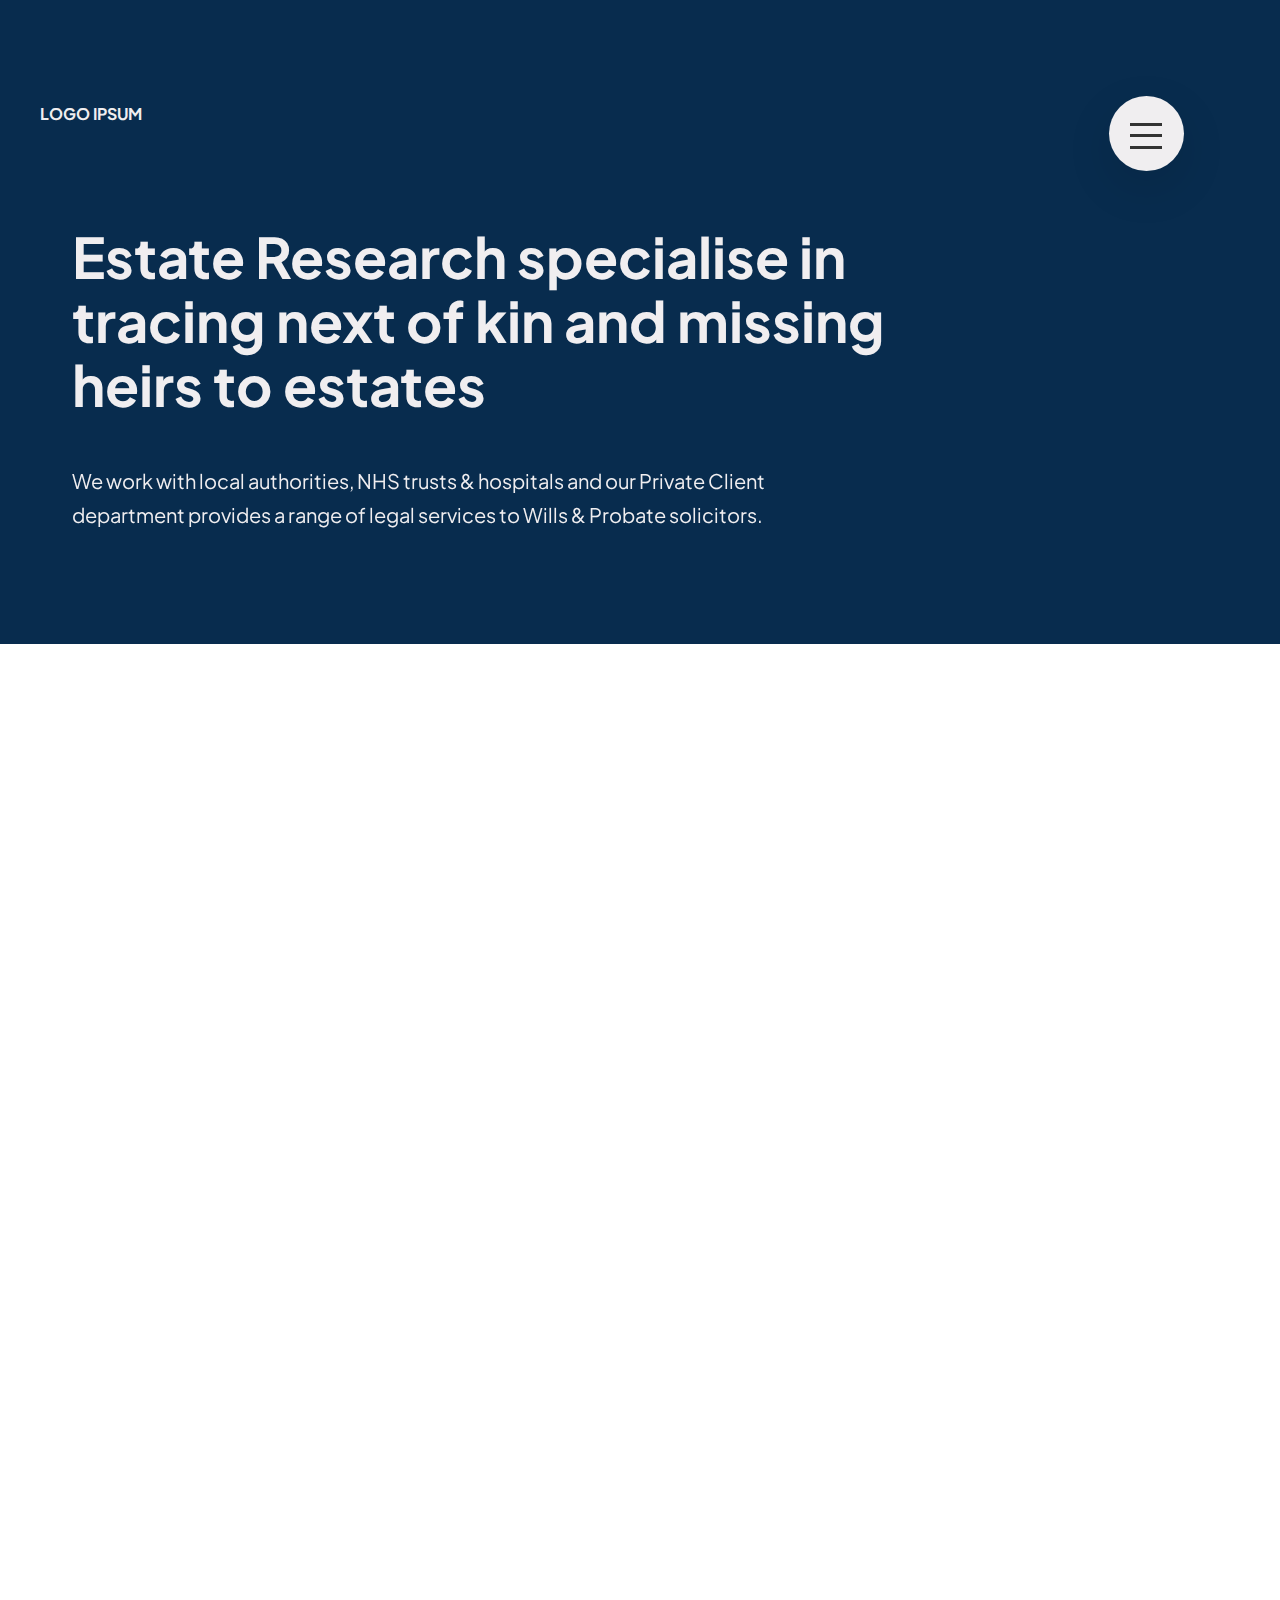
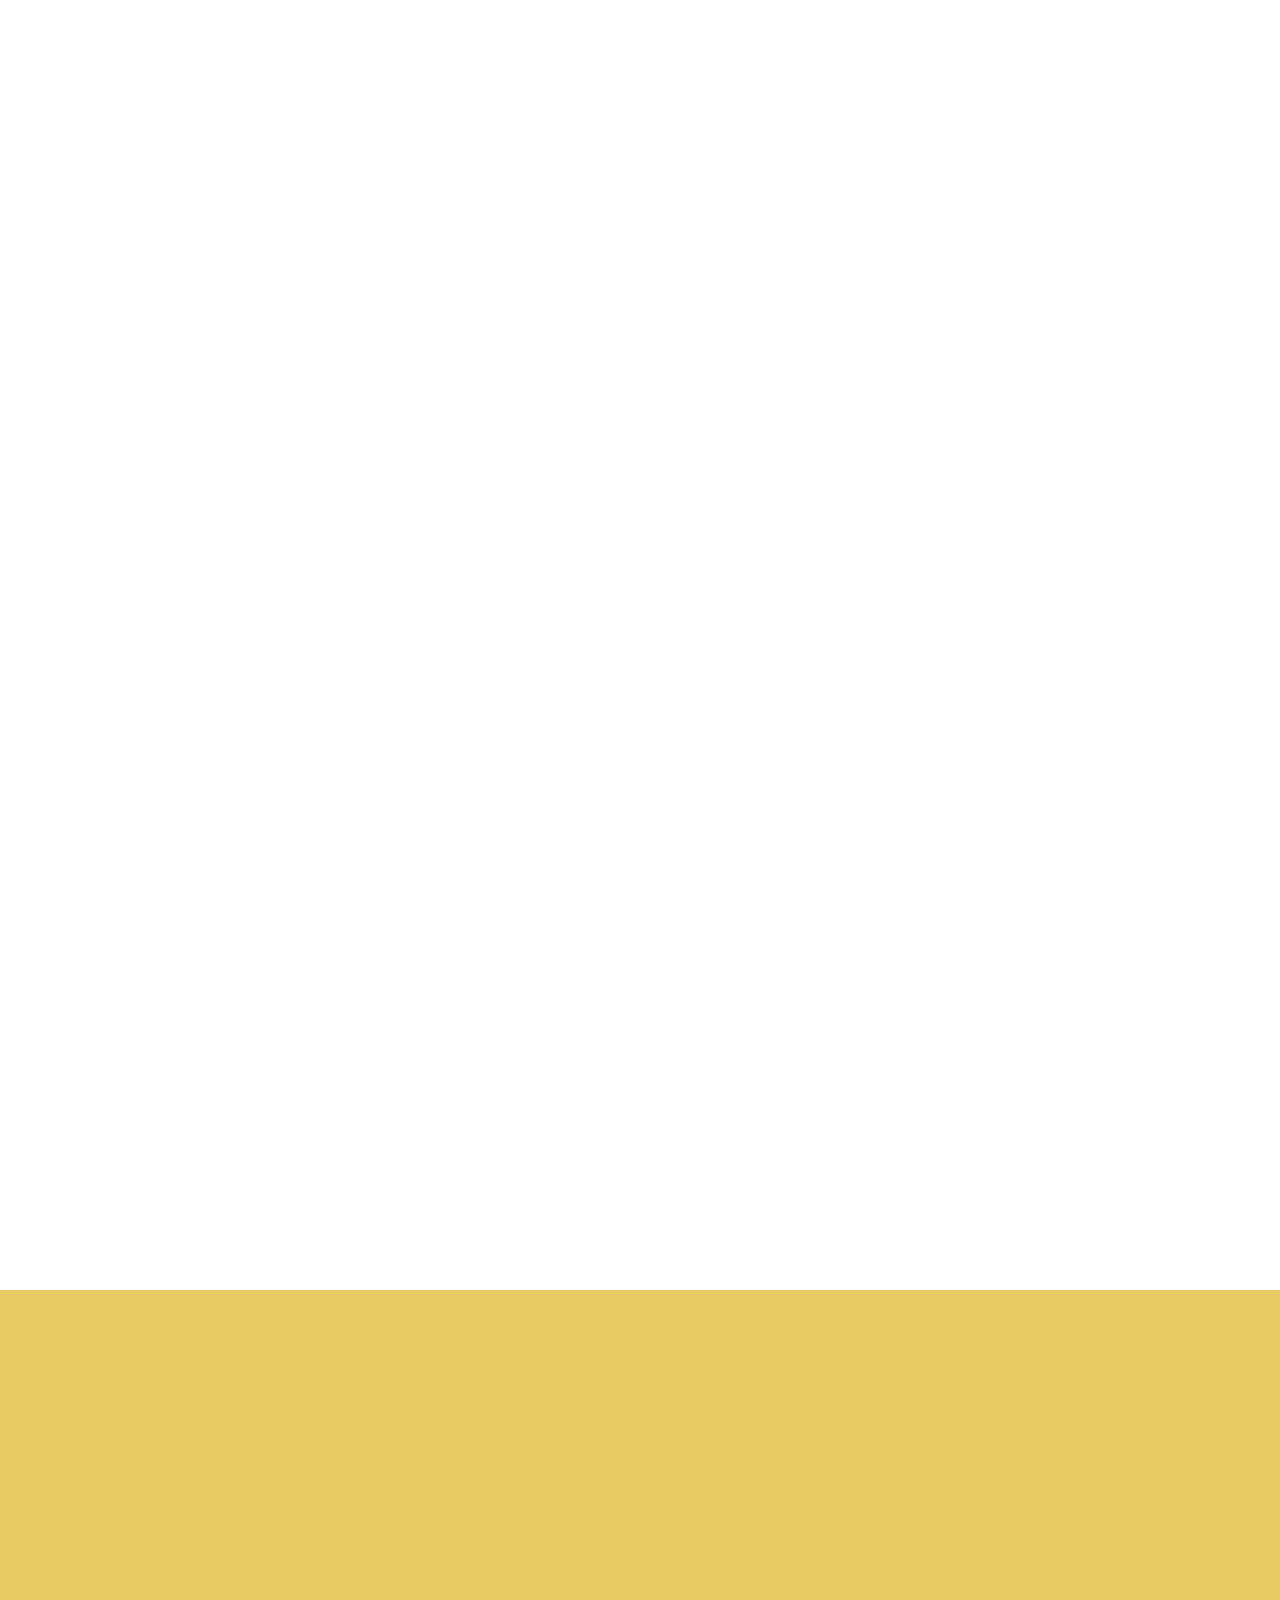
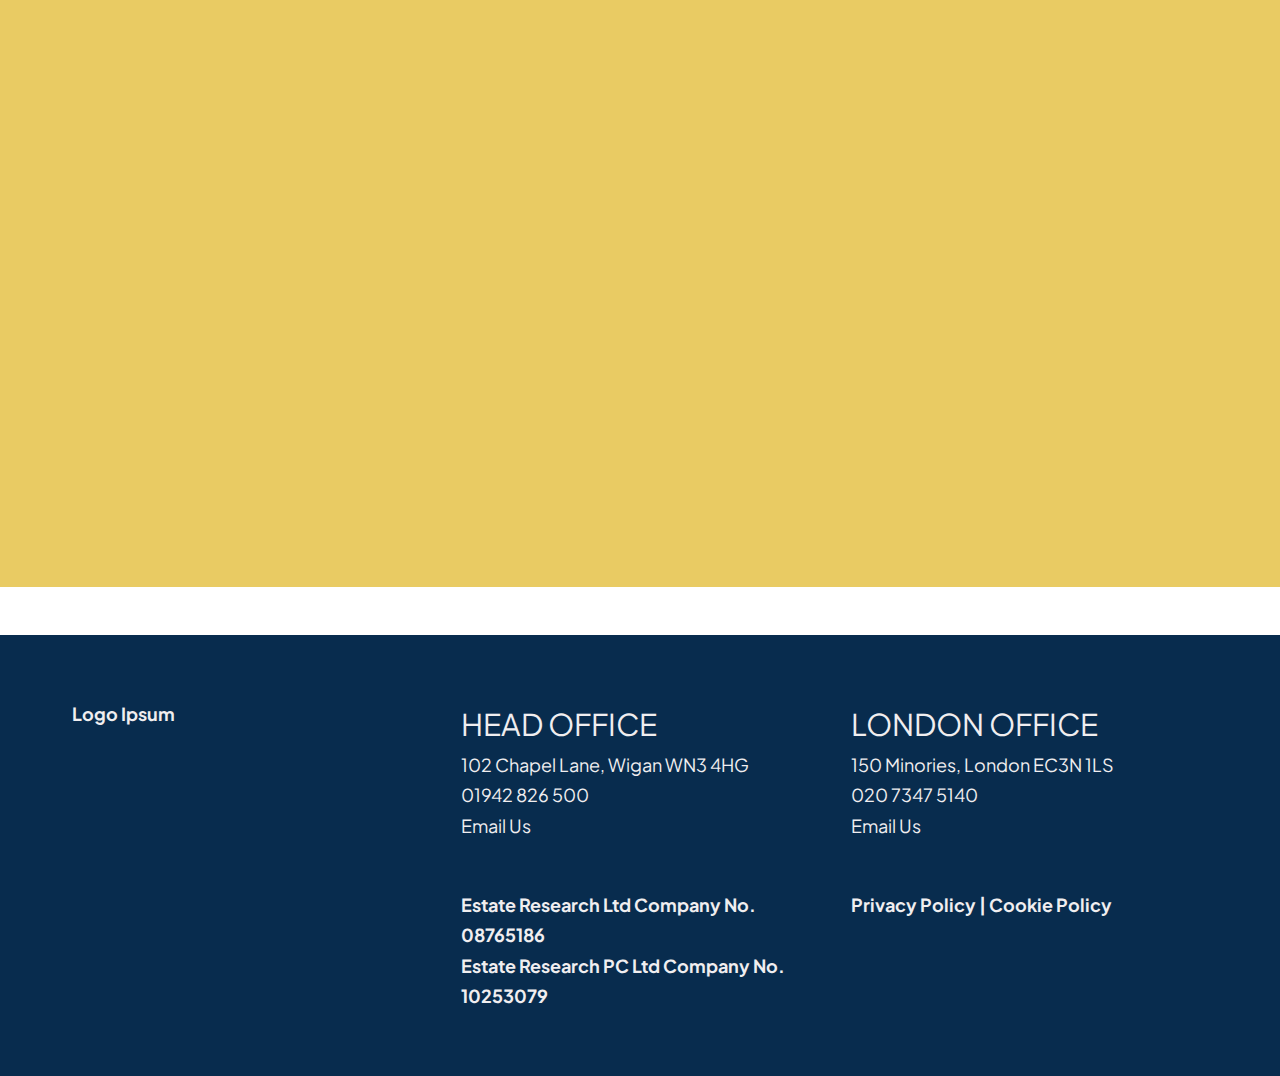
<file: index.html>
<!DOCTYPE html>
<html lang="en">
  <head>
    <meta charset="UTF-8" />
    <meta name="viewport" content="width=device-width, initial-scale=1.0" />
    <title>Document</title>
    <link rel="stylesheet" href="styles/style.css" />
    <link
      rel="stylesheet"
      href="https://cdnjs.cloudflare.com/ajax/libs/font-awesome/6.7.0/css/all.min.css"
    />
    <link rel="stylesheet" href="https://unpkg.com/aos@next/dist/aos.css" />
    <link
      rel="stylesheet"
      href="https://cdnjs.cloudflare.com/ajax/libs/OwlCarousel2/2.3.4/assets/owl.carousel.min.css"
    />
    <link
      rel="stylesheet"
      href="https://cdnjs.cloudflare.com/ajax/libs/OwlCarousel2/2.3.4/assets/owl.theme.default.min.css"
    />
  </head>
  <body>
    <div class="navigation">
      <input type="checkbox" class="navigation__checkbox" id="nav-toggle" />
      <label for="nav-toggle" class="navigation__button"
        ><span class="navigation__icon">&nbsp;</span></label
      >

      <div class="navigation__background">&nbsp;</div>
      <nav class="navigation__nav">
        <ul class="navigation__list">
          <li class="navigation__item">
            <a href="index.html" class="navigation__link">Home</a>
          </li>
          <li class="navigation__item">
            <a href="about.html" class="navigation__link">About</a>
          </li>
          <li class="navigation__item">
            <a href="private-client.html" class="navigation__link"
              >Private Client</a
            >
          </li>
          <li class="navigation__item">
            <a href="public-sector.html" class="navigation__link"
              >Public Sector</a
            >
          </li>
          <li class="navigation__item">
            <a href="beneficiaries.html" class="navigation__link"
              >Beneficiaries</a
            >
          </li>

          <li class="navigation__item">
            <a href="webinars-trainings.html" class="navigation__link"
              >Webinars & Training</a
            >
          </li>
          <li class="navigation__item">
            <a href="contact.html" class="navigation__link">Contact</a>
          </li>
        </ul>
      </nav>
    </div>
    <header class="header">
      <div class="logo_box">
        <h4 class="logo">LOGO IPSUM</h4>
      </div>

      <div class="container">
        <div
          class="header__content"
          data-aos="fade-right"
          data-aos-offset="300"
          data-aos-easing="ease-in-sine"
          data-aos-duration="1500"
        >
          <div class="heading__title">
            <h1>
              Estate Research specialise in tracing next of kin and missing
              heirs to estates
            </h1>
            <p>
              We work with local authorities, NHS trusts & hospitals and our
              Private Client department provides a range of legal services to
              Wills & Probate solicitors.
            </p>
          </div>
        </div>
      </div>
    </header>

    <section class="what_we_do_section">
      <div class="container">
        <div
          class="what_we_do"
          data-aos="fade-right"
          data-aos-offset="300"
          data-aos-easing="ease-in-sine"
          data-aos-duration="1500"
        >
          <h4>WHAT WE DO</h4>

          <h1>
            For over 23 years we have been successfully tracing next of kin for
            our Public Sector & Private Client solicitors
          </h1>
        </div>

        <!-- ====================== card section here ====================== -->

        <div class="card__grid">
          <div
            class="grid_item_card"
            data-aos="fade-right"
            data-aos-offset="300"
            data-aos-easing="ease-in-sine"
            data-aos-duration="1500"
          >
            <div class="card__content">
              <h2>Private Client</h2>
              <p>
                We offer a full range of services to assist Private Client
                practitioners in the estate administration process.
              </p>
              <div class="card__link__flex">
                <div><a href="">READ MORE</a></div>
                <div>
                  <div class="brief__relative">
                    <div class="brief__abs"></div>

                    <img
                      src="images/icons8-briefcase-50.png"
                      alt=""
                      class="brief"
                    />
                  </div>
                </div>
              </div>
            </div>
          </div>
          <div
            class="grid_item_card"
            data-aos="fade-up"
            data-aos-offset="300"
            data-aos-easing="ease-in-sine"
            data-aos-duration="1500"
          >
            <div class="card__content">
              <h2>Public Sector</h2>
              <p>
                Assisting local authorities, NHS trusts & hospitals in locating
                next of kin and resolving property issues.
              </p>
              <div class="card__link__flex">
                <div><a href="">READ MORE</a></div>
                <div>
                  <div class="house__relative">
                    <div class="house__abs"></div>

                    <img
                      src="images/icons8-house-64.png"
                      alt=""
                      class="house"
                    />
                  </div>
                </div>
              </div>
            </div>
          </div>
          <div
            class="grid_item_card"
            data-aos="fade-down"
            data-aos-offset="300"
            data-aos-easing="ease-in-sine"
            data-aos-duration="1500"
          >
            <div class="card__content">
              <h2>Webinars & Training</h2>
              <p>
                Offering free legal training and providing you with direct
                access to the UK’s best speakers on the circuit. <br />
                Register for our latest 2024 events now!
              </p>
              <div class="link__flex">
                <div><a href="">READ MORE</a></div>
                <div>
                  <div class="mac__relative">
                    <div class="mac__abs"></div>

                    <img
                      src="images/icons8-desktop-50.png"
                      alt=""
                      class="mac"
                    />
                  </div>
                </div>
              </div>
            </div>
          </div>
        </div>
      </div>
    </section>

    <!-- =========================== END OF CARD SECTION =========================================== -->

    <!-- =========================== WHY US SECTION ================================================ -->

    <section class="why_us_section">
      <div class="container">
        <div
          class="what_we_do"
          data-aos="fade-up-right"
          data-aos-offset="300"
          data-aos-easing="ease-in-sine"
          data-aos-duration="1500"
        >
          <h4>WHY US</h4>

          <h1>We are specialists in probate research & genealogy</h1>
        </div>

        <div
          class="accredication"
          data-aos="fade-up-right"
          data-aos-offset="300"
          data-aos-easing="ease-in-sine"
          data-aos-duration="1500"
        >
          <img src="images/er-accreditations.png" alt="" />
        </div>

        <div
          class="ratings"
          data-aos="fade-up-right"
          data-aos-offset="300"
          data-aos-easing="ease-in-sine"
          data-aos-duration="1500"
        >
          <div class="ratings__flex">
            <h3>Average Customer Rating:</h3>
            <img src="images/rate.png" />
            <span><strong>5</strong>/5</span>
          </div>
        </div>
      </div>
    </section>

    <section
      class="testimonials"
      data-aos="fade-up-right"
      data-aos-offset="300"
      data-aos-easing="ease-in-sine"
      data-aos-duration="1500"
    >
      <div class="container">
        <div class="row">
          <div class="col-sm-12">
            <div id="customers-testimonials" class="owl-carousel">
              <!--TESTIMONIAL 1 -->
              <div class="item">
                <div class="shadow-effect">
                  <img src="images/rate.png" alt="" />
                  <p>
                    Although a little slow the service was accurate and actually
                    gave details i did not have.
                  </p>
                </div>
                <div class="testimonial-name">Trusted Customer</div>
              </div>
              <!--END OF TESTIMONIAL 1 -->
              <!--TESTIMONIAL 2 -->
              <div class="item">
                <div class="shadow-effect">
                  <img src="images/rate.png" alt="" />
                  <p>
                    They were employed by our Solicitors to trace the parental
                    side of my late cousin as I had already provided most of
                    the....
                  </p>
                </div>
                <div class="testimonial-name">Trusted Customer</div>
              </div>
              <!--END OF TESTIMONIAL 2 -->
              <!--TESTIMONIAL 3 -->
              <div class="item">
                <div class="shadow-effect">
                  <img src="images/rate.png" alt="" />
                  <p>
                    I was kept informed but as yet have had no response from the
                    solicitor so I would like estate research to follow up
                    the.....
                  </p>
                </div>
                <div class="testimonial-name">Trusted Customer</div>
              </div>
              <!--END OF TESTIMONIAL 3 -->
              <!--TESTIMONIAL 4 -->
              <div class="item">
                <div class="shadow-effect">
                  <img src="images/rate.png" alt="" />
                  <p>
                    Good,Wesley who i dealt with was excellent and answered
                    every question i had.....
                  </p>
                </div>
                <div class="testimonial-name">Trusted Customer</div>
              </div>
              <!--END OF TESTIMONIAL 4 -->
              <!--TESTIMONIAL 5 -->
              <div class="item">
                <div class="shadow-effect">
                  <img src="images/rate.png" alt="" />
                  <p>
                    My uncles care home asked estate research to locate his
                    family after his passing and they did. Whilst he had.....
                  </p>
                </div>
                <div class="testimonial-name">Trusted Customer</div>
              </div>
              <!--END OF TESTIMONIAL 5 -->
            </div>
          </div>
        </div>

        <div class="testimonial__btn">
          <button>Read what our clients and beneficiaries say</button>
        </div>
      </div>
    </section>

    <section class="contact__section">
      <div class="container">
        <div class="contact__form">
          <div
            class="contact__content"
            data-aos="fade-down-right"
            data-aos-offset="300"
            data-aos-easing="ease-in-sine"
            data-aos-duration="1500"
          >
            <h3>CONTACT</h3>
            <h2>Get in touch</h2>
            <p>
              Fill in the form below to contact us and a member of our team will
              be in touch to assist.
            </p>
          </div>

          <form
            data-aos="fade-up-right"
            data-aos-offset="300"
            data-aos-easing="ease-in-sine"
            data-aos-duration="1500"
          >
            <div class="contact__flex">
              <div class="contact__input">
                <input type="text" placeholder="Full Name" />
                <input type="text" placeholder="Company Name" />
              </div>
              <div class="contact__input">
                <input type="email" placeholder="Email Address" />

                <input type="text" placeholder="Phone Number" />
              </div>

              <div class="contact__input">
                <textarea
                  name=""
                  id=""
                  cols="30"
                  placeholder="Message"
                ></textarea>
              </div>

              <div class="contact__btn">
                <button>Send enquiry</button>
              </div>
            </div>
          </form>
        </div>
      </div>
    </section>

    <footer>
      <div class="container">
        <div class="footer__grid">
          <div class="footer__grid__item">
            <h4>Logo Ipsum</h4>
          </div>
          <div class="footer__grid__item">
            <h2>HEAD OFFICE</h2>
            <p>102 Chapel Lane, Wigan WN3 4HG</p>
            <a href="tel:+23475r6899">01942 826 500</a> <br />
            <a href="mailto:+23475r6899">Email Us</a>

            <h3>Estate Research Ltd Company No. 08765186</h3>
            <h4>Estate Research PC Ltd Company No. 10253079</h4>
          </div>
          <div class="footer__grid__item">
            <h2>LONDON OFFICE</h2>
            <p>150 Minories, London EC3N 1LS</p>
            <a href="tel:+23475r6899">020 7347 5140</a> <br />
            <a href="mailto:+23475r6899">Email Us</a>

            <h3>Privacy Policy | Cookie Policy</h3>
          </div>
        </div>
      </div>
    </footer>

    <script src="https://code.jquery.com/jquery-3.6.0.min.js"></script>
    <script src="https://cdnjs.cloudflare.com/ajax/libs/OwlCarousel2/2.3.4/owl.carousel.min.js"></script>
    <script src="js/script.js"></script>
    <script src="https://unpkg.com/aos@next/dist/aos.js"></script>
    <script>
      AOS.init();
    </script>
  </body>
</html>
</file>
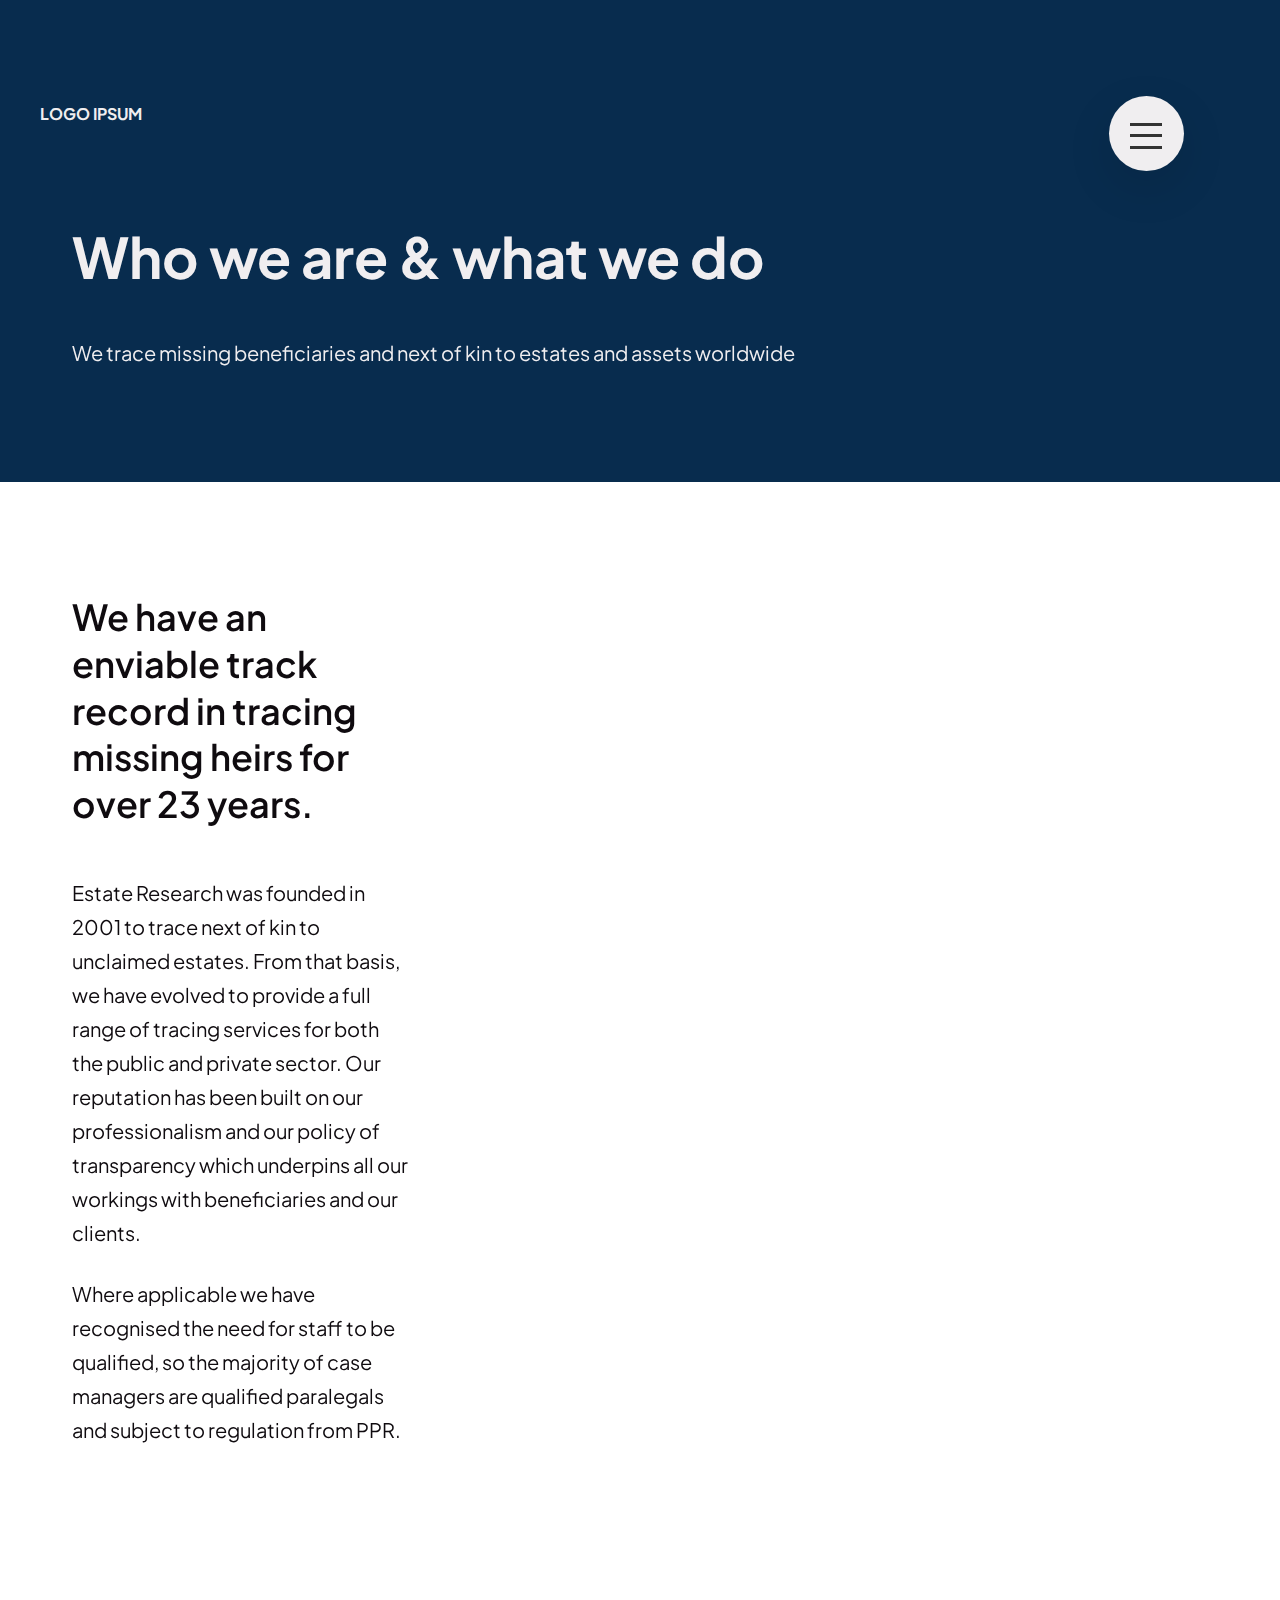
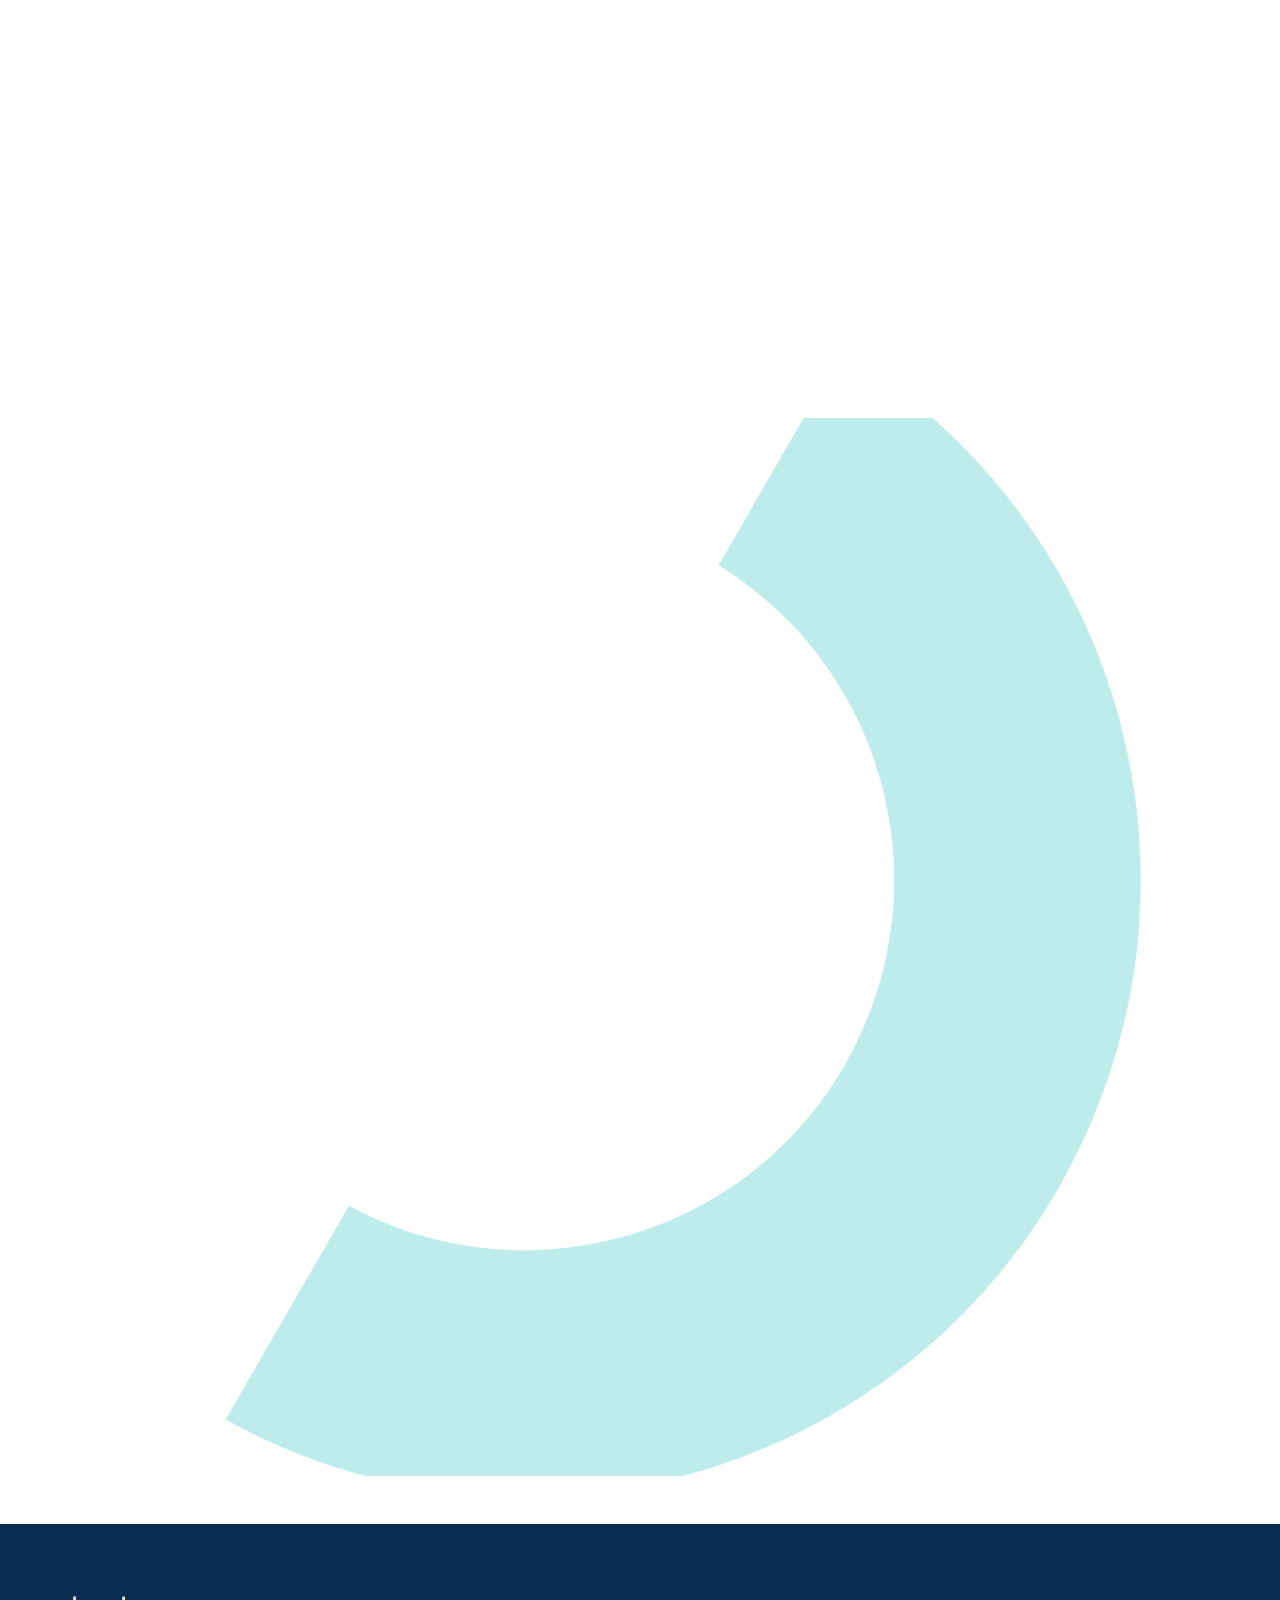
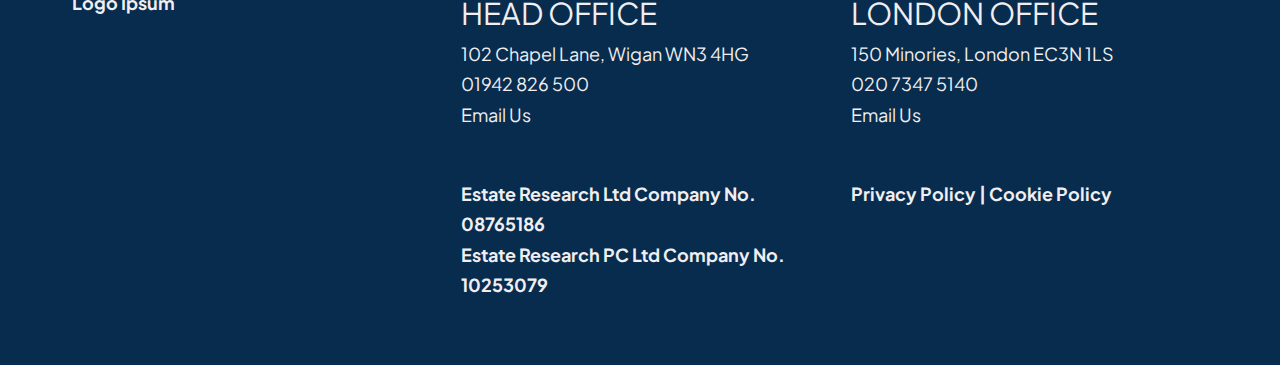
<file: about.html>
<!DOCTYPE html>
<html lang="en">
  <head>
    <meta charset="UTF-8" />
    <meta name="viewport" content="width=device-width, initial-scale=1.0" />
    <title>Document</title>
    <link rel="stylesheet" href="styles/style.css" />
    <link
      rel="stylesheet"
      href="https://cdnjs.cloudflare.com/ajax/libs/font-awesome/6.7.0/css/all.min.css"
    />
    <link rel="stylesheet" href="https://unpkg.com/aos@next/dist/aos.css" />
    <link
      rel="stylesheet"
      href="https://cdnjs.cloudflare.com/ajax/libs/OwlCarousel2/2.3.4/assets/owl.carousel.min.css"
    />
    <link
      rel="stylesheet"
      href="https://cdnjs.cloudflare.com/ajax/libs/OwlCarousel2/2.3.4/assets/owl.theme.default.min.css"
    />
  </head>
  <body>
    <div class="navigation">
      <input type="checkbox" class="navigation__checkbox" id="nav-toggle" />
      <label for="nav-toggle" class="navigation__button"
        ><span class="navigation__icon">&nbsp;</span></label
      >

      <div class="navigation__background">&nbsp;</div>
      <nav class="navigation__nav">
        <ul class="navigation__list">
          <li class="navigation__item">
            <a href="index.html" class="navigation__link">Home</a>
          </li>
          <li class="navigation__item">
            <a href="about.html" class="navigation__link">About</a>
          </li>
          <li class="navigation__item">
            <a href="private-client.html" class="navigation__link"
              >Private Client</a
            >
          </li>
          <li class="navigation__item">
            <a href="public-sector.html" class="navigation__link"
              >Public Sector</a
            >
          </li>
          <li class="navigation__item">
            <a href="beneficiaries.html" class="navigation__link"
              >Beneficiaries</a
            >
          </li>

          <li class="navigation__item">
            <a href="webinars-trainings.html" class="navigation__link"
              >Webinars & Training</a
            >
          </li>
          <li class="navigation__item">
            <a href="contact.html" class="navigation__link">Contact</a>
          </li>
        </ul>
      </nav>
    </div>
    <header class="header">
      <div class="logo_box">
        <h4 class="logo">LOGO IPSUM</h4>
      </div>

      <div class="container">
        <div
          class="header__content"
          data-aos="fade-right"
          data-aos-offset="300"
          data-aos-easing="ease-in-sine"
          data-aos-duration="1500"
        >
          <div class="heading__title">
            <h1>Who we are & what we do</h1>
            <p>
              We trace missing beneficiaries and next of kin to estates and
              assets worldwide
            </p>
          </div>
        </div>
      </div>
    </header>

    <section class="about__section">
      <div class="container">
        <div class="about__us__flex">
          <div
            class="flex__item"
            data-aos="fade-up"
            data-aos-offset="300"
            data-aos-easing="ease-in-sine"
            data-aos-duration="1500"
          >
            <h2>
              We have an enviable track record in tracing missing heirs for over
              23 years.
            </h2>

            <p>
              Estate Research was founded in 2001 to trace next of kin to
              unclaimed estates. From that basis, we have evolved to provide a
              full range of tracing services for both the public and private
              sector. Our reputation has been built on our professionalism and
              our policy of transparency which underpins all our workings with
              beneficiaries and our clients.
            </p>
            <br />
            <p>
              Where applicable we have recognised the need for staff to be
              qualified, so the majority of case managers are qualified
              paralegals and subject to regulation from PPR.
            </p>
          </div>
          <div
            class="flex__img"
            data-aos="fade-up"
            data-aos-offset="300"
            data-aos-easing="ease-in-sine"
            data-aos-duration="1500"
          >
            <img src="images/ER-Office-03.jpg" alt="" />
          </div>
        </div>

        <div class="about__us__flex2">
          <div
            class="flex__img"
            data-aos="fade-down"
            data-aos-offset="300"
            data-aos-easing="ease-in-sine"
            data-aos-duration="1500"
          >
            <img src="images/ER-Office-08.jpg" alt="" />
          </div>

          <div
            class="flex__item"
            data-aos="fade-down"
            data-aos-offset="300"
            data-aos-easing="ease-in-sine"
            data-aos-duration="1500"
          >
            <p>
              We now employ more than 70 people, across three offices and as
              well as working in the UK, we offer all of our services
              internationally. In 2018, our head office relocated to our own
              12,000 sq ft office so we can manage our growth for the next 20
              years.
            </p>
            <br />
            <p>
              Estate Research are committed to the support and promotion of our
              Corporate Social Responsibility programme. We dedicate time to
              ensure as a firm we are as socially responsible as possible. Our
              nominated charity for 2024 is Derian House.
            </p>
          </div>
        </div>
      </div>
    </section>

    <section class="people__Section1">
      <div class="container2">
        <div class="people__grid">
          <div class="grid__people">
            <div
              class="people__griditem"
              data-aos="fade-right"
              data-aos-offset="300"
              data-aos-easing="ease-in-sine"
              data-aos-duration="2000"
            >
              <div class="people__content">
                <h2>Our People</h2>
                <div class="people__link__flex">
                  <div><a href="">READ MORE</a></div>
                  <div>
                    <div class="staff__relative">
                      <div class="staff__abs"></div>

                      <img
                        src="images/icons8-staff-100.png"
                        alt=""
                        class="staff"
                      />
                    </div>
                  </div>
                </div>
              </div>
            </div>
            <div
              class="people__griditem"
              data-aos="fade-right"
              data-aos-offset="300"
              data-aos-easing="ease-in-sine"
              data-aos-duration=2000"
            >
              <div class="people__content">
                <h2>Accreditations & Testimonials</h2>
                <div class="people__link__flex">
                  <div><a href="">READ MORE</a></div>
                  <div>
                    <div class="star__relative">
                      <div class="star__abs"></div>

                      <img
                        src="images/icons8-star-100.png"
                        alt=""
                        class="star"
                      />
                    </div>
                  </div>
                </div>
              </div>
            </div>
          </div>
          <div class="grid__people">
            <div class="people__griditem1" data-aos="fade-up"
          data-aos-offset="300"
          data-aos-easing="ease-in-sine"
          data-aos-duration="3000">
              <div class="people__content">
                <h2>Careers</h2>
                <div class="people__link__flex">
                  <div><a href="">READ MORE</a></div>
                  <div>
                    <div class="career__relative">
                      <div class="career__abs"></div>

                      <img
                        src="images/icons8-career-100.png"
                        alt=""
                        class="career"
                      />
                    </div>
                  </div>
                </div>
              </div>
            </div>
            <div class="people__griditem1" data-aos="fade-up"
          data-aos-offset="300"
          data-aos-easing="ease-in-sine"
          data-aos-duration="3000">
              <div class="people__content">
                <h2>Customer Care Policy & Complaints Procedure</h2>
                <div class="people__link__flex">
                  <div><a href="">READ MORE</a></div>
                  <div>
                    <div class="doc__relative">
                      <div class="doc__abs"></div>

                      <img
                        src="images/icons8-documents-100.png"
                        alt=""
                        class="doc"
                      />
                    </div>
                  </div>
                </div>
              </div>
            </div>
          </div>
        </div>
      </div>
    </section>

    <footer>
      <div class="container">
        <div class="footer__grid">
          <div class="footer__grid__item">
            <h4>Logo Ipsum</h4>
          </div>
          <div class="footer__grid__item">
            <h2>HEAD OFFICE</h2>
            <p>102 Chapel Lane, Wigan WN3 4HG</p>
            <a href="tel:+23475r6899">01942 826 500</a> <br />
            <a href="mailto:+23475r6899">Email Us</a>

            <h3>Estate Research Ltd Company No. 08765186</h3>
            <h4>Estate Research PC Ltd Company No. 10253079</h4>
          </div>
          <div class="footer__grid__item">
            <h2>LONDON OFFICE</h2>
            <p>150 Minories, London EC3N 1LS</p>
            <a href="tel:+23475r6899">020 7347 5140</a> <br />
            <a href="mailto:+23475r6899">Email Us</a>

            <h3>Privacy Policy | Cookie Policy</h3>
          </div>
        </div>
      </div>
    </footer>

    <script src="https://unpkg.com/aos@next/dist/aos.js"></script>
    <script>
      AOS.init();
    </script>
  </body>
</html>
</file>
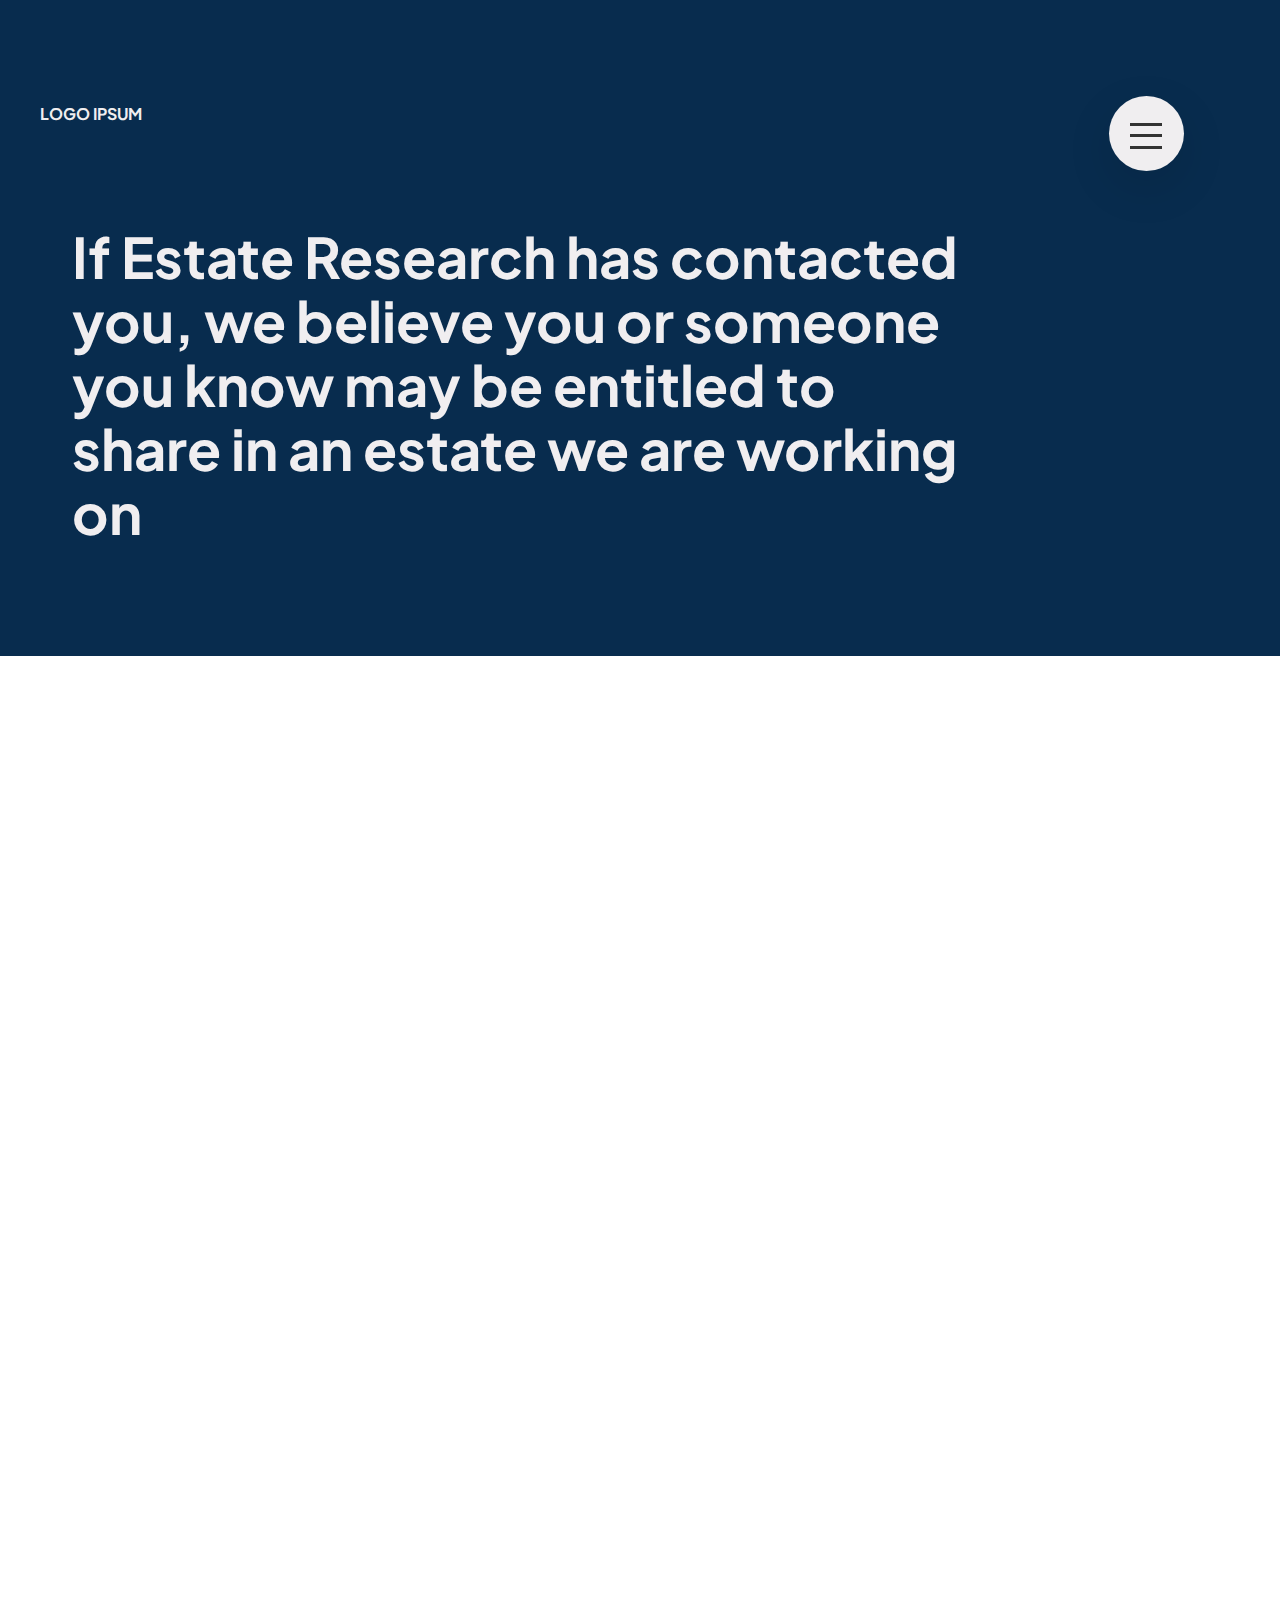
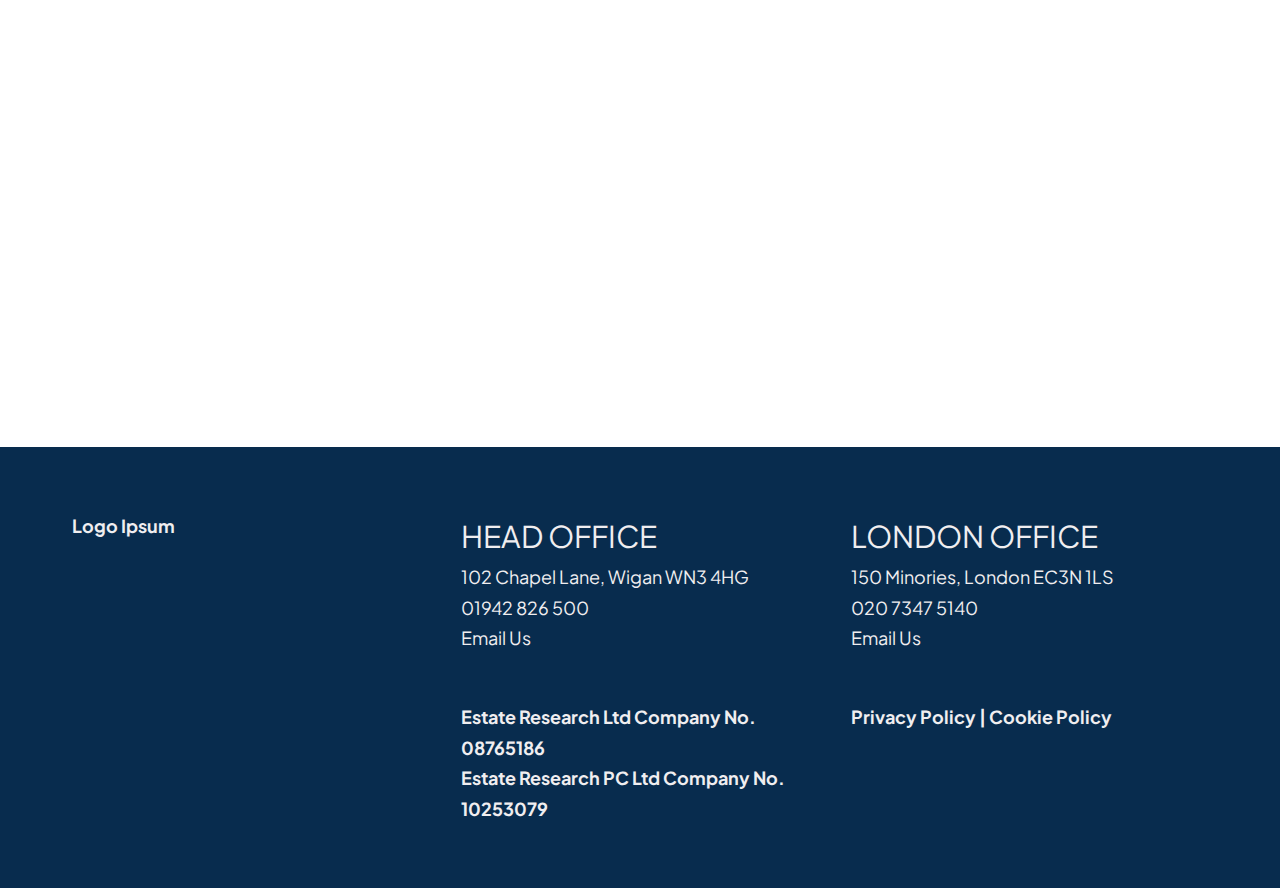
<file: beneficiaries.html>
<!DOCTYPE html>
<html lang="en">
  <head>
    <meta charset="UTF-8" />
    <meta name="viewport" content="width=device-width, initial-scale=1.0" />
    <title>Document</title>
    <link rel="stylesheet" href="styles/style.css" />
    <link
      rel="stylesheet"
      href="https://cdnjs.cloudflare.com/ajax/libs/font-awesome/6.7.0/css/all.min.css"
    />
    <link rel="stylesheet" href="https://unpkg.com/aos@next/dist/aos.css" />
    <link
      rel="stylesheet"
      href="https://cdnjs.cloudflare.com/ajax/libs/OwlCarousel2/2.3.4/assets/owl.carousel.min.css"
    />
    <link
      rel="stylesheet"
      href="https://cdnjs.cloudflare.com/ajax/libs/OwlCarousel2/2.3.4/assets/owl.theme.default.min.css"
    />
  </head>
  <body>
    <div class="navigation">
      <input type="checkbox" class="navigation__checkbox" id="nav-toggle" />
      <label for="nav-toggle" class="navigation__button"
        ><span class="navigation__icon">&nbsp;</span></label
      >

      <div class="navigation__background">&nbsp;</div>
      <nav class="navigation__nav">
        <ul class="navigation__list">
          <li class="navigation__item">
            <a href="index.html" class="navigation__link">Home</a>
          </li>
          <li class="navigation__item">
            <a href="about.html" class="navigation__link">About</a>
          </li>
          <li class="navigation__item">
            <a href="private-client.html" class="navigation__link"
              >Private Client</a
            >
          </li>
          <li class="navigation__item">
            <a href="public-sector.html" class="navigation__link"
              >Public Sector</a
            >
          </li>
          <li class="navigation__item">
            <a href="beneficiaries.html" class="navigation__link"
              >Beneficiaries</a
            >
          </li>

          <li class="navigation__item">
            <a href="webinars-trainings.html" class="navigation__link"
              >Webinars & Training</a
            >
          </li>
          <li class="navigation__item">
            <a href="contact.html" class="navigation__link">Contact</a>
          </li>
        </ul>
      </nav>
    </div>
    <header class="header">
      <div class="logo_box">
        <h4 class="logo">LOGO IPSUM</h4>
      </div>

      <div class="container">
        <div
          class="header__content"
          data-aos="fade-right"
          data-aos-offset="300"
          data-aos-easing="ease-in-sine"
          data-aos-duration="1500"
        >
          <div class="heading__title">
            <h1>
              If Estate Research has contacted you, we believe you or someone
              you know may be entitled to share in an estate we are working on
            </h1>
          </div>
        </div>
      </div>
    </header>

    <section class="aim__section">
      <div class="container">
        <div
          class="aim__content"
          data-aos="fade-down"
          data-aos-offset="300"
          data-aos-easing="ease-in-sine"
          data-aos-duration="1500"
        >
          <p>
            You may be the beneficiary to an unclaimed estate, where a person
            you are related to but may not know has died without leaving a Will.
            Or we have been instructed by solicitors/trustees or executors to
            locate beneficiaries.
          </p>
          <p>
            This may come as a complete surprise, so Estate Research are here to
            guide you through every step of the process. Please do not hesitate
            to call us with any questions you may have, or please refer to our
            Q&A page for further detail.
          </p>
        </div>
      </div>
    </section>

    <section class="people__Section">
      <div class="container2">
        <div class="people__grid">
          <div class="grid__people">
            <div
              class="people__griditem"
              data-aos="fade-right"
              data-aos-offset="300"
              data-aos-easing="ease-in-sine"
              data-aos-duration="3000"
            >
              <div class="people__content">
                <h2>Who is entitled?</h2>
                <div class="people__link__flex">
                  <div><a href="">READ MORE</a></div>
                  <div>
                    <div class="staff__relative">
                      <div class="staff__abs"></div>

                      <img
                        src="images/icons8-staff-100.png"
                        alt=""
                        class="staff"
                      />
                    </div>
                  </div>
                </div>
              </div>
            </div>
            <div
              class="people__griditem"
              data-aos="fade-right"
              data-aos-offset="300"
              data-aos-easing="ease-in-sine"
              data-aos-duration="3000"
            >
              <div class="people__content">
                <h2>Role of the Administrator</h2>
                <div class="people__link__flex">
                  <div><a href="">READ MORE</a></div>
                  <div>
                    <div class="star__relative">
                      <div class="star__abs"></div>

                      <img
                        src="images/icons8-star-100.png"
                        alt=""
                        class="star"
                      />
                    </div>
                  </div>
                </div>
              </div>
            </div>
          </div>
          <div class="grid__people">
            <div
              class="people__griditem1"
              data-aos="fade-down"
              data-aos-offset="300"
              data-aos-easing="ease-in-sine"
              data-aos-duration="3000"
            >
              <div class="people__content">
                <h2>The Probate Process Explained</h2>
                <div class="people__link__flex">
                  <div><a href="">READ MORE</a></div>
                  <div>
                    <div class="career__relative">
                      <div class="career__abs"></div>

                      <img
                        src="images/icons8-career-100.png"
                        alt=""
                        class="career"
                      />
                    </div>
                  </div>
                </div>
              </div>
            </div>
            <div
              class="people__griditem1"
              data-aos="fade-down"
              data-aos-offset="300"
              data-aos-easing="ease-in-sine"
              data-aos-duration="3000"
            >
              <div class="people__content">
                <h2>Common Questions & Answers</h2>
                <div class="people__link__flex">
                  <div><a href="">READ MORE</a></div>
                  <div>
                    <div class="doc__relative">
                      <div class="doc__abs"></div>

                      <img
                        src="images/icons8-documents-100.png"
                        alt=""
                        class="doc"
                      />
                    </div>
                  </div>
                </div>
              </div>
            </div>
          </div>
        </div>
      </div>
    </section>

    <footer>
      <div class="container">
        <div class="footer__grid">
          <div class="footer__grid__item">
            <h4>Logo Ipsum</h4>
          </div>
          <div class="footer__grid__item">
            <h2>HEAD OFFICE</h2>
            <p>102 Chapel Lane, Wigan WN3 4HG</p>
            <a href="tel:+23475r6899">01942 826 500</a> <br />
            <a href="mailto:+23475r6899">Email Us</a>

            <h3>Estate Research Ltd Company No. 08765186</h3>
            <h4>Estate Research PC Ltd Company No. 10253079</h4>
          </div>
          <div class="footer__grid__item">
            <h2>LONDON OFFICE</h2>
            <p>150 Minories, London EC3N 1LS</p>
            <a href="tel:+23475r6899">020 7347 5140</a> <br />
            <a href="mailto:+23475r6899">Email Us</a>

            <h3>Privacy Policy | Cookie Policy</h3>
          </div>
        </div>
      </div>
    </footer>

    <script src="https://unpkg.com/aos@next/dist/aos.js"></script>
    <script>
      AOS.init();
    </script>
  </body>
</html>
</file>
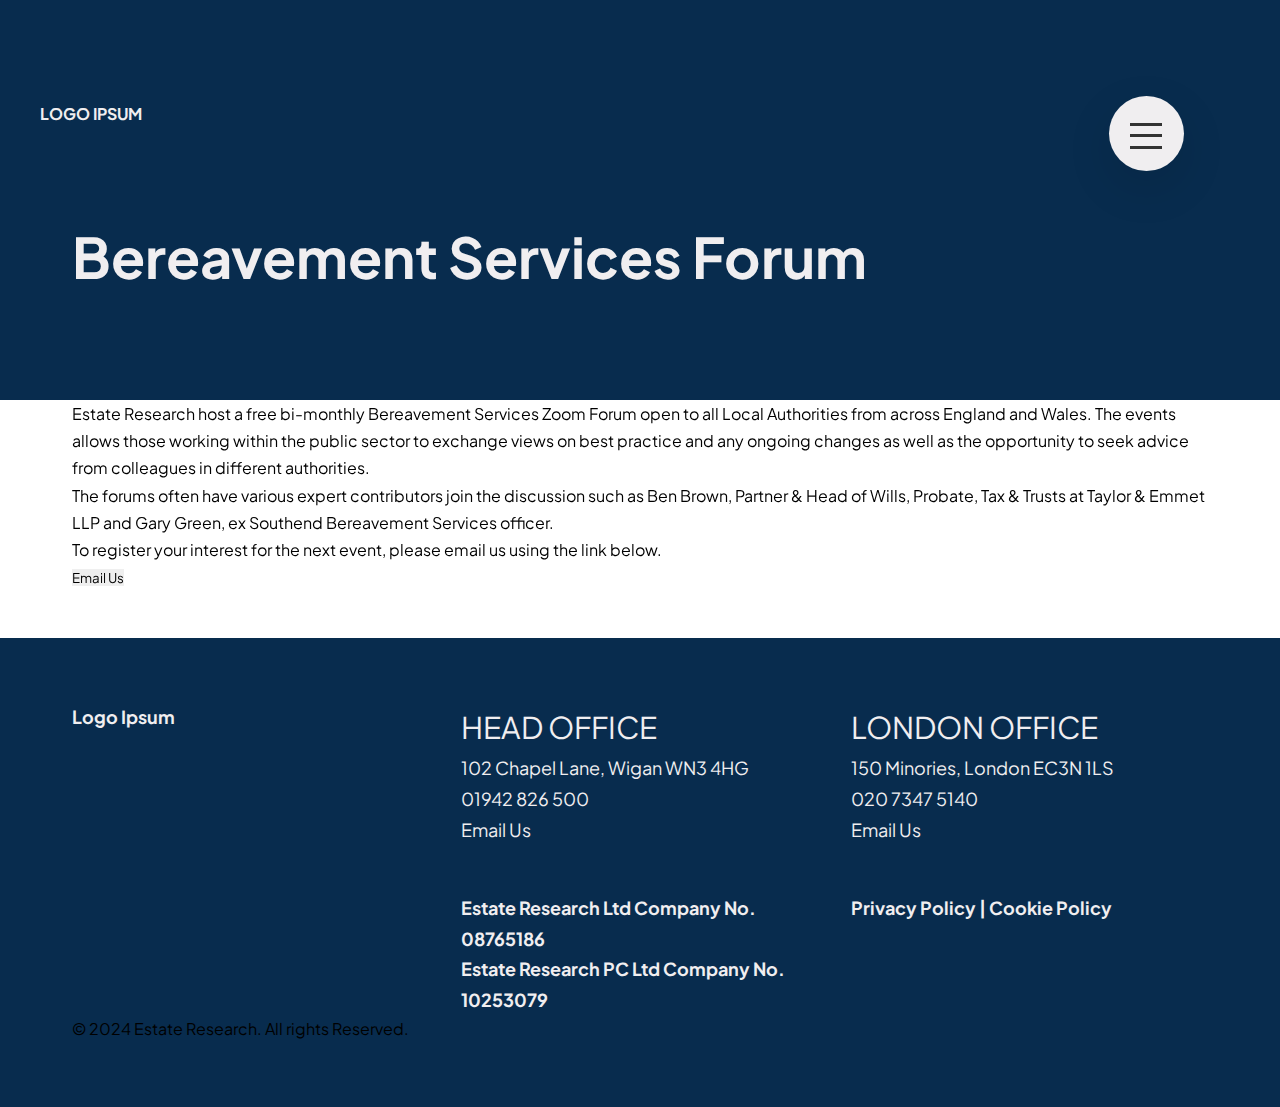
<file: bereavement.html>
<!DOCTYPE html>
<html lang="en">
  <head>
    <meta charset="UTF-8" />
    <meta name="viewport" content="width=device-width, initial-scale=1.0" />
    <title>Estate Research</title>
    <link rel="stylesheet" href="styles/style.css" />
    <link
      rel="stylesheet"
      href="https://cdnjs.cloudflare.com/ajax/libs/font-awesome/6.7.0/css/all.min.css"
    />
    <link rel="stylesheet" href="https://unpkg.com/aos@next/dist/aos.css" />
    <link
      rel="stylesheet"
      href="https://cdnjs.cloudflare.com/ajax/libs/OwlCarousel2/2.3.4/assets/owl.carousel.min.css"
    />
    <link
      rel="stylesheet"
      href="https://cdnjs.cloudflare.com/ajax/libs/OwlCarousel2/2.3.4/assets/owl.theme.default.min.css"
    />
  </head>
  <body>
    <div class="navigation">
      <input type="checkbox" class="navigation__checkbox" id="nav-toggle" />
      <label for="nav-toggle" class="navigation__button"
        ><span class="navigation__icon">&nbsp;</span></label
      >

      <div class="navigation__background">&nbsp;</div>
      <nav class="navigation__nav">
        <ul class="navigation__list">
          <li class="navigation__item">
            <a href="index.html" class="navigation__link">Home</a>
          </li>
          <li class="navigation__item">
            <a href="about.html" class="navigation__link">About</a>
          </li>
          <li class="navigation__item">
            <a href="private-client.html" class="navigation__link"
              >Private Client</a
            >
          </li>
          <li class="navigation__item">
            <a href="public-sector.html" class="navigation__link"
              >Public Sector</a
            >
          </li>
          <li class="navigation__item">
            <a href="beneficiaries.html" class="navigation__link"
              >Beneficiaries</a
            >
          </li>

          <li class="navigation__item">
            <a href="webinars-trainings.html" class="navigation__link"
              >Webinars & Training</a
            >
          </li>
          <li class="navigation__item">
            <a href="contact.html" class="navigation__link">Contact</a>
          </li>
        </ul>
      </nav>
    </div>
    <header class="header">
      <div class="logo_box">
        <h4 class="logo">LOGO IPSUM</h4>
      </div>

      <div class="container">
        <div
          class="header__content"
          data-aos="fade-right"
          data-aos-offset="300"
          data-aos-easing="ease-in-sine"
          data-aos-duration="1500"
        >
          <div class="heading__title">
            <h1>Bereavement Services Forum</h1>
          </div>
        </div>
      </div>
    </header>

    <section>
      <div class="container">
        <div class="bereavement__flex">
          <div
            data-aos="fade-up"
            data-aos-offset="300"
            data-aos-easing="ease-in-sine"
            data-aos-duration="1500"
          >
            <p>
              Estate Research host a free bi-monthly Bereavement Services Zoom
              Forum open to all Local Authorities from across England and Wales.
              The events allows those working within the public sector to
              exchange views on best practice and any ongoing changes as well as
              the opportunity to seek advice from colleagues in different
              authorities.
            </p>
          </div>
          <div
            class="item__ber"
            data-aos="fade-down"
            data-aos-offset="300"
            data-aos-easing="ease-in-sine"
            data-aos-duration="1500"
          >
            <p>
              The forums often have various expert contributors join the
              discussion such as Ben Brown, Partner & Head of Wills, Probate,
              Tax & Trusts at Taylor & Emmet LLP and Gary Green, ex Southend
              Bereavement Services officer.
            </p>
            <p>
              To register your interest for the next event, please email us
              using the link below.
            </p>

            <a href="mailto:"><button>Email Us</button></a>
          </div>
        </div>
      </div>
    </section>

    <footer>
      <div class="container">
        <div class="footer__grid">
          <div class="footer__grid__item">
            <h4>Logo Ipsum</h4>
          </div>
          <div class="footer__grid__item">
            <h2>HEAD OFFICE</h2>
            <p>102 Chapel Lane, Wigan WN3 4HG</p>
            <a href="tel:+23475r6899">01942 826 500</a> <br />
            <a href="mailto:+23475r6899">Email Us</a>

            <h3>Estate Research Ltd Company No. 08765186</h3>
            <h4>Estate Research PC Ltd Company No. 10253079</h4>
          </div>
          <div class="footer__grid__item">
            <h2>LONDON OFFICE</h2>
            <p>150 Minories, London EC3N 1LS</p>
            <a href="tel:+23475r6899">020 7347 5140</a> <br />
            <a href="mailto:+23475r6899">Email Us</a>

            <h3>Privacy Policy | Cookie Policy</h3>
          </div>
        </div>
        <div class="copy">
          <p>&copy; 2024 Estate Research. All rights Reserved.</p>
        </div>
      </div>
    </footer>

    <script src="https://unpkg.com/aos@next/dist/aos.js"></script>
    <script>
      AOS.init();
    </script>
  </body>
</html>
</file>
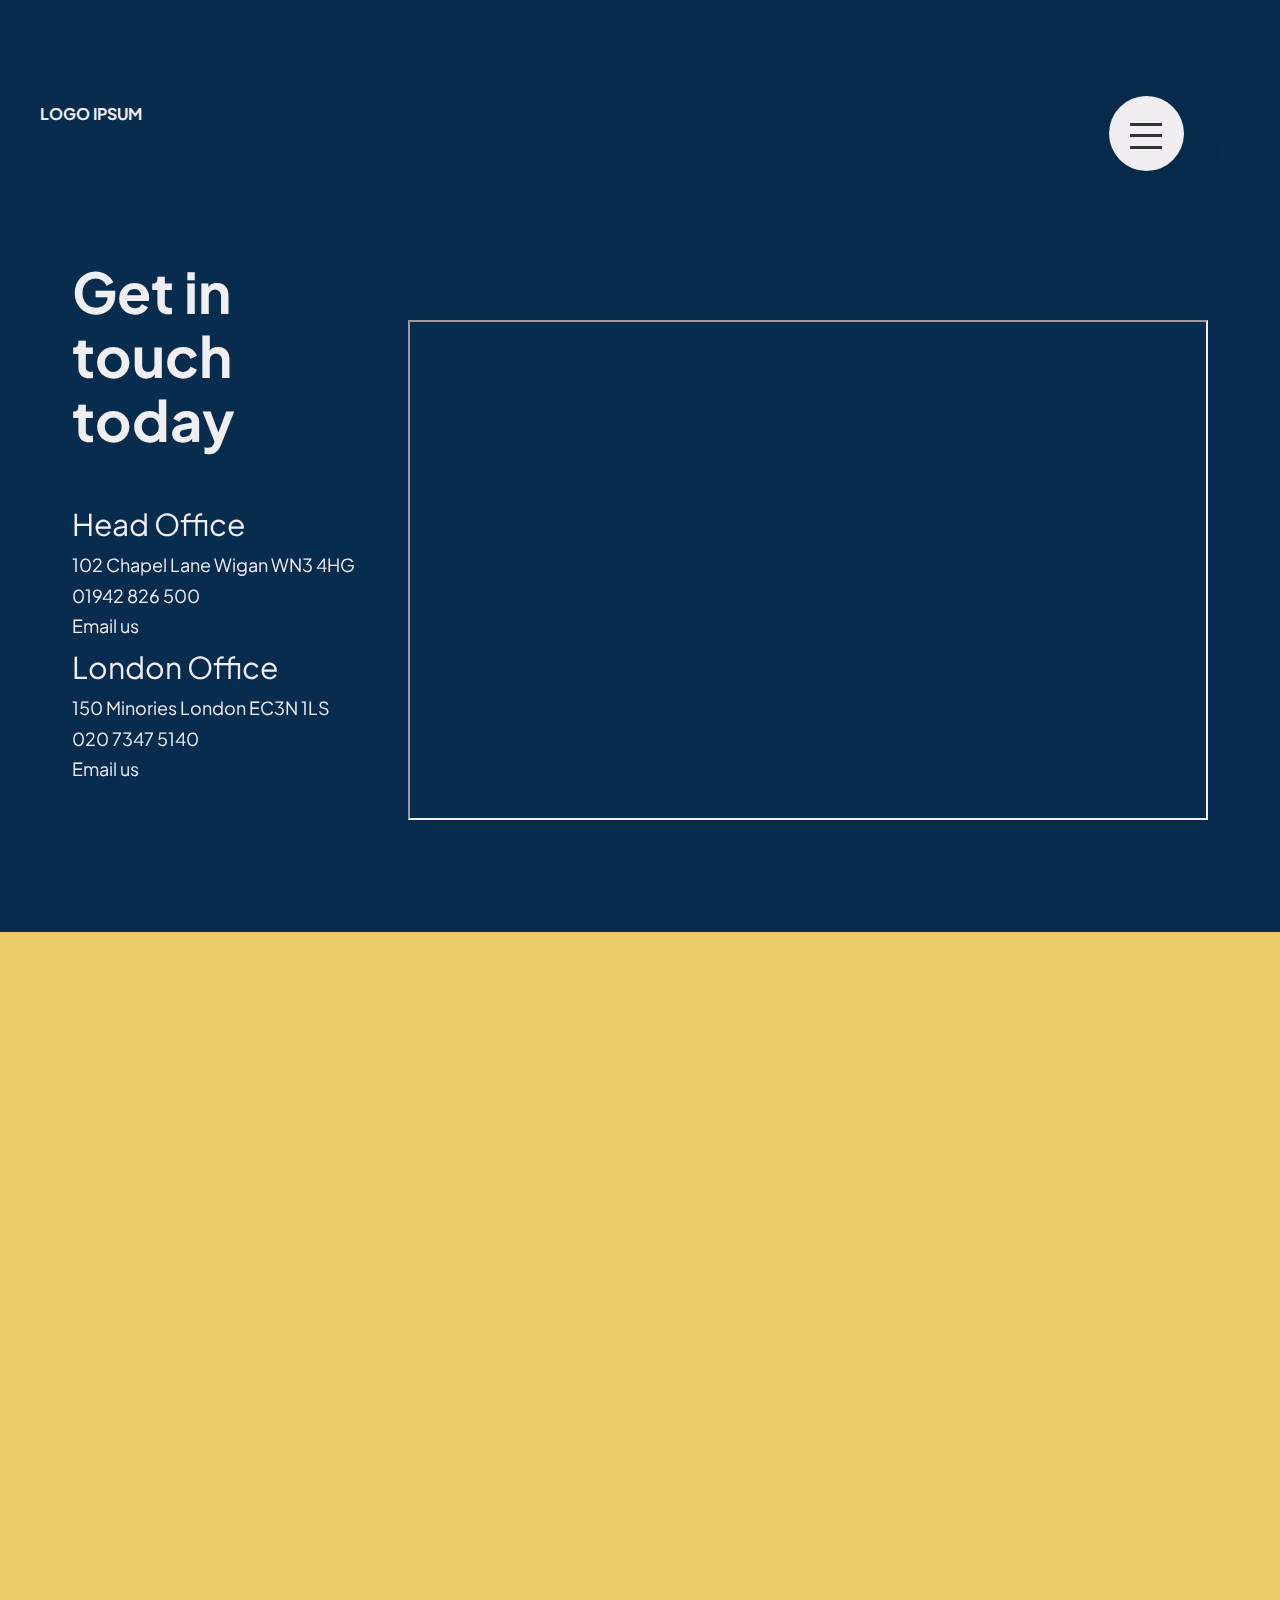
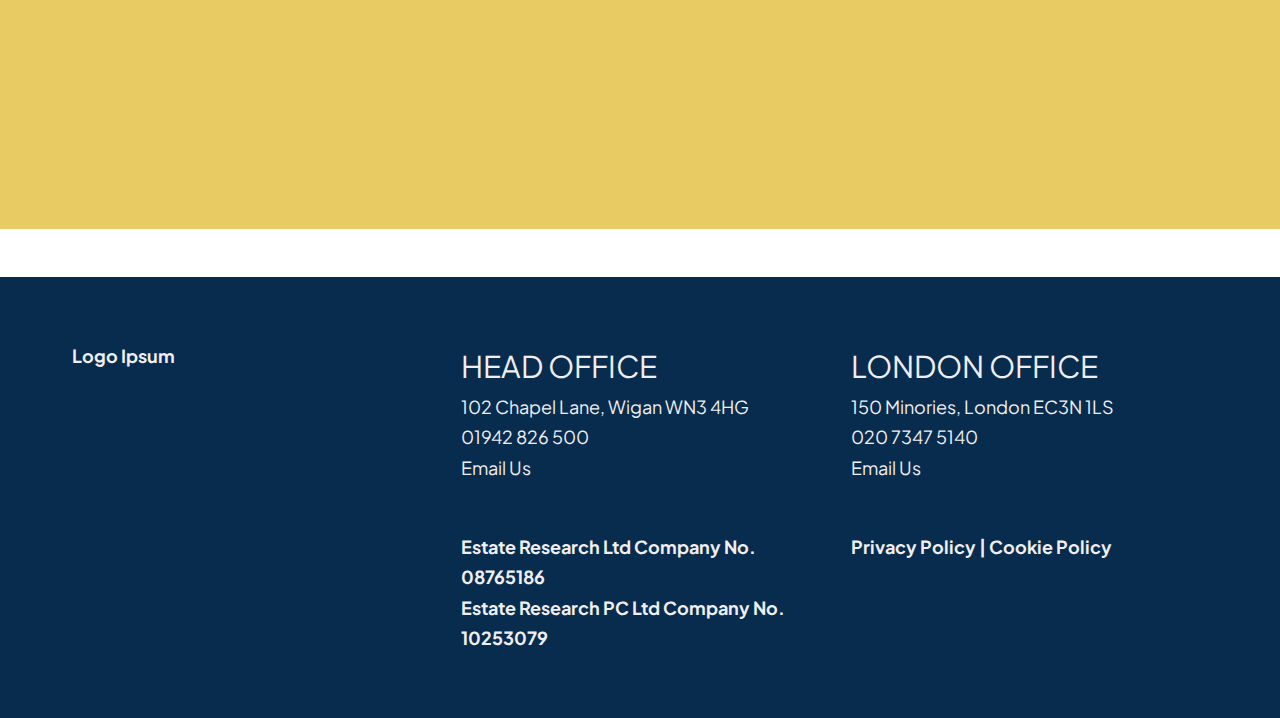
<file: contact.html>
<!DOCTYPE html>
<html lang="en">
  <head>
    <meta charset="UTF-8" />
    <meta name="viewport" content="width=device-width, initial-scale=1.0" />
    <title>Document</title>
    <link rel="stylesheet" href="styles/style.css" />
    <link
      rel="stylesheet"
      href="https://cdnjs.cloudflare.com/ajax/libs/font-awesome/6.7.0/css/all.min.css"
    />
    <link rel="stylesheet" href="https://unpkg.com/aos@next/dist/aos.css" />
    <link
      rel="stylesheet"
      href="https://cdnjs.cloudflare.com/ajax/libs/OwlCarousel2/2.3.4/assets/owl.carousel.min.css"
    />
    <link
      rel="stylesheet"
      href="https://cdnjs.cloudflare.com/ajax/libs/OwlCarousel2/2.3.4/assets/owl.theme.default.min.css"
    />
  </head>
  <body>
    <div class="navigation">
      <input type="checkbox" class="navigation__checkbox" id="nav-toggle" />
      <label for="nav-toggle" class="navigation__button"
        ><span class="navigation__icon">&nbsp;</span></label
      >

      <div class="navigation__background">&nbsp;</div>
      <nav class="navigation__nav">
        <ul class="navigation__list">
          <li class="navigation__item">
            <a href="index.html" class="navigation__link">Home</a>
          </li>
          <li class="navigation__item">
            <a href="about.html" class="navigation__link">About</a>
          </li>
          <li class="navigation__item">
            <a href="private-client.html" class="navigation__link"
              >Private Client</a
            >
          </li>
          <li class="navigation__item">
            <a href="public-sector.html" class="navigation__link"
              >Public Sector</a
            >
          </li>
          <li class="navigation__item">
            <a href="beneficiaries.html" class="navigation__link"
              >Beneficiaries</a
            >
          </li>

          <li class="navigation__item">
            <a href="webinars-trainings.html" class="navigation__link"
              >Webinars & Training</a
            >
          </li>
          <li class="navigation__item">
            <a href="contact.html" class="navigation__link">Contact</a>
          </li>
        </ul>
      </nav>
    </div>
    <header class="header">
      <div class="logo_box">
        <h4 class="logo">LOGO IPSUM</h4>
      </div>

      <div class="container">
        <div class="contact__flex1">
          <div
            class="contact__title"
            data-aos="fade-right"
            data-aos-offset="300"
            data-aos-easing="ease-in-sine"
            data-aos-duration="1500"
          >
            <div>
              <h1>Get in touch today</h1>
              <h4>Head Office</h4>
              <p>102 Chapel Lane Wigan WN3 4HG</p>
              <a>01942 826 500</a><br />
              <a href="">Email us</a>
            </div>
            <div>
              <h4>London Office</h4>
              <p>150 Minories London EC3N 1LS</p>
              <a href="">020 7347 5140</a><br />
              <a href="">Email us</a>
            </div>
          </div>

          <div class="map__top">
            <div
              class="mapouter"
              data-aos="fade-down-right"
              data-aos-offset="300"
              data-aos-easing="ease-in-sine"
              data-aos-duration="1500"
            >
              <div class="gmap_canvas">
                <iframe
                  class="gmap_iframe"
                  frameborder="100"
                  scrolling="no"
                  marginheight="0"
                  marginwidth="0"
                  src="https://maps.google.com/maps?width=1072&amp;height=448&amp;hl=en&amp;q=102 Chapel Lane Wigan WN3 4HG&amp;t=&amp;z=14&amp;ie=UTF8&amp;iwloc=B&amp;output=embed"
                ></iframe
                ><a href="https://embed-googlemap.com">embed google map</a>
              </div>
              <style>
                .mapouter {
                  position: relative;
                  text-align: right;
                  width: 800px;
                  height: 500px;
                }
                .gmap_canvas {
                  overflow: hidden;
                  background: none !important;
                  width: 800px;
                  height: 500px;
                }
                .gmap_iframe {
                  width: 800px !important;
                  height: 500px !important;
                }

                @media (max-width: 1180px) {
                  .mapouter {
                    width: 100%;
                    /* height: 500px; */
                  }
                  .gmap_canvas {
                    width: 100% !important;
                  }
                  .gmap_iframe {
                    width: 100% !important;
                    /* height: 500px !important; */
                  }
                }
              </style>
            </div>
          </div>
        </div>
      </div>
    </header>
    <section class="contact__section">
      <div class="container">
        <div class="contact__form">
          <div
            class="contact__content"
            data-aos="fade-down-right"
            data-aos-offset="300"
            data-aos-easing="ease-in-sine"
            data-aos-duration="1500"
          >
            <h3>CONTACT</h3>
            <h2>Get in touch</h2>
            <p>
              Fill in the form below to contact us and a member of our team will
              be in touch to assist.
            </p>
          </div>

          <form
            data-aos="fade-up-right"
            data-aos-offset="300"
            data-aos-easing="ease-in-sine"
            data-aos-duration="1500"
          >
            <div class="contact__flex">
              <div class="contact__input">
                <input type="text" placeholder="Full Name" />
                <input type="text" placeholder="Company Name" />
              </div>
              <div class="contact__input">
                <input type="email" placeholder="Email Address" />

                <input type="text" placeholder="Phone Number" />
              </div>

              <div class="contact__input">
                <textarea
                  name=""
                  id=""
                  cols="30"
                  placeholder="Message"
                ></textarea>
              </div>

              <div class="contact__btn">
                <button>Send enquiry</button>
              </div>
            </div>
          </form>
        </div>
      </div>
    </section>
    <footer>
      <div class="container">
        <div class="footer__grid">
          <div class="footer__grid__item">
            <h4>Logo Ipsum</h4>
          </div>
          <div class="footer__grid__item">
            <h2>HEAD OFFICE</h2>
            <p>102 Chapel Lane, Wigan WN3 4HG</p>
            <a href="tel:+23475r6899">01942 826 500</a> <br />
            <a href="mailto:+23475r6899">Email Us</a>

            <h3>Estate Research Ltd Company No. 08765186</h3>
            <h4>Estate Research PC Ltd Company No. 10253079</h4>
          </div>
          <div class="footer__grid__item">
            <h2>LONDON OFFICE</h2>
            <p>150 Minories, London EC3N 1LS</p>
            <a href="tel:+23475r6899">020 7347 5140</a> <br />
            <a href="mailto:+23475r6899">Email Us</a>

            <h3>Privacy Policy | Cookie Policy</h3>
          </div>
        </div>
      </div>
    </footer>

    <script src="https://unpkg.com/aos@next/dist/aos.js"></script>
    <script>
      AOS.init();
    </script>
  </body>
</html>
</file>
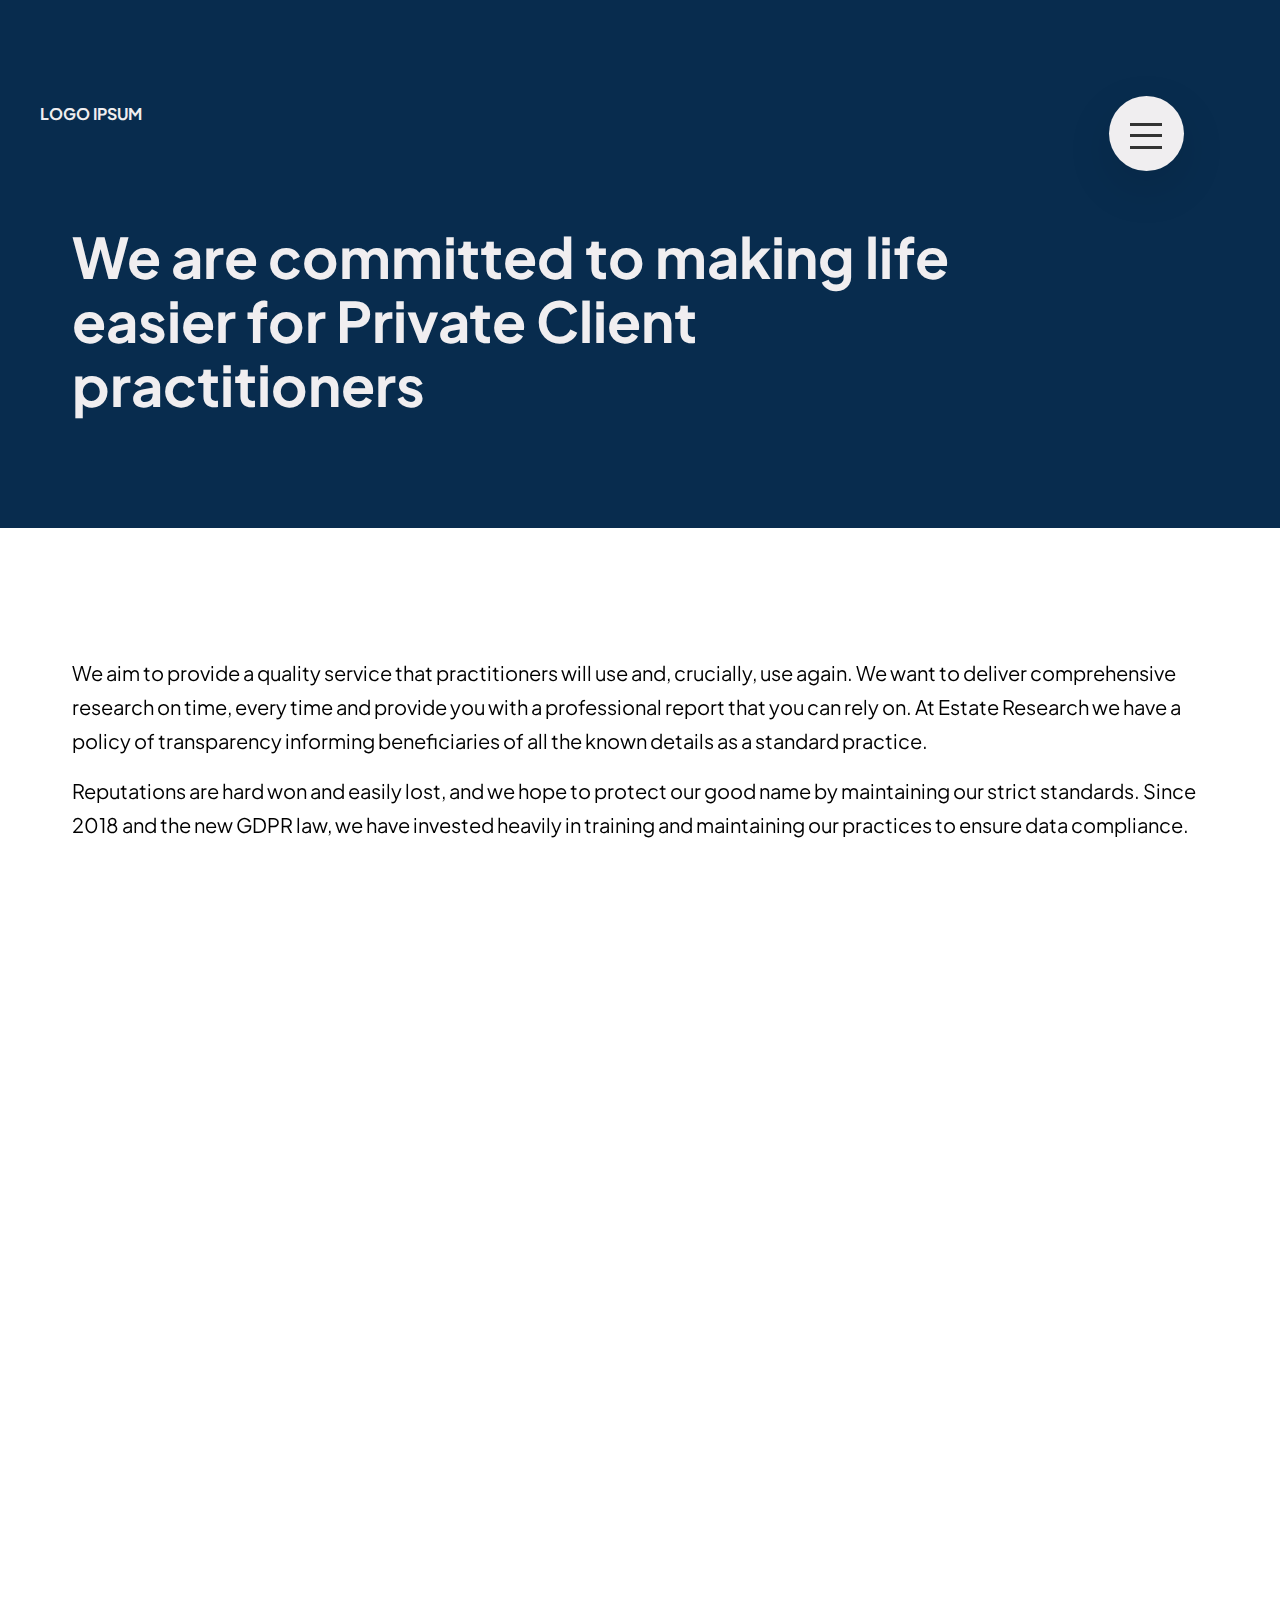
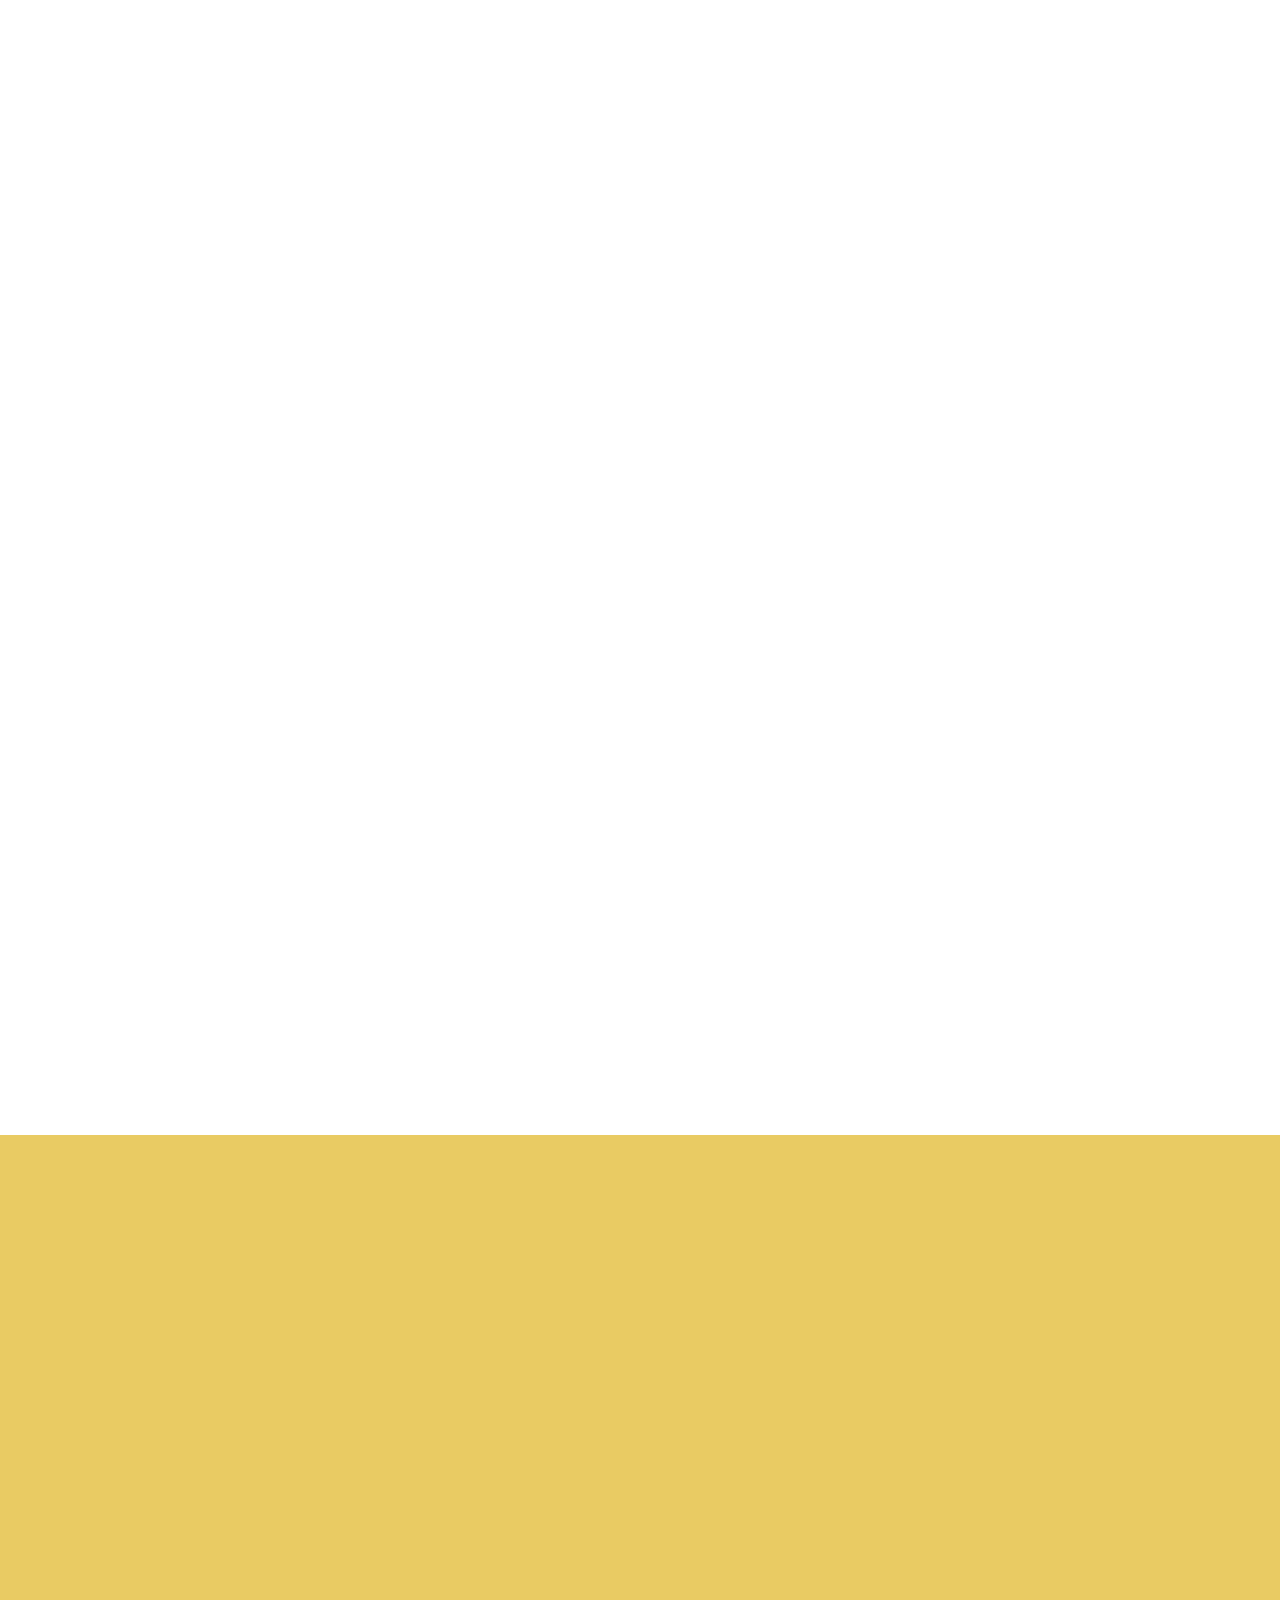
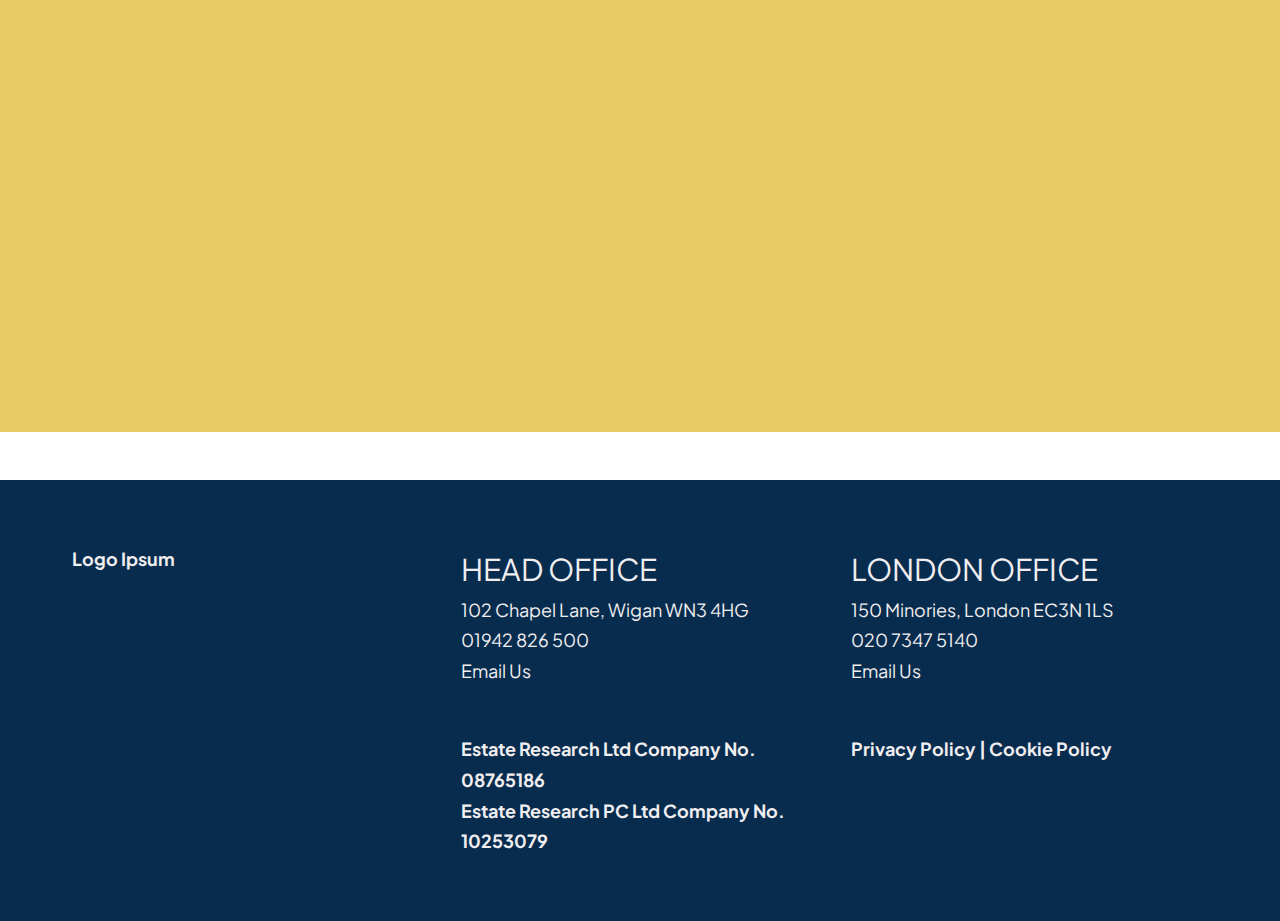
<file: private-client.html>
<!DOCTYPE html>
<html lang="en">
  <head>
    <meta charset="UTF-8" />
    <meta name="viewport" content="width=device-width, initial-scale=1.0" />
    <title>Document</title>
    <link rel="stylesheet" href="styles/style.css" />
    <link
      rel="stylesheet"
      href="https://cdnjs.cloudflare.com/ajax/libs/font-awesome/6.7.0/css/all.min.css"
    />
    <link rel="stylesheet" href="https://unpkg.com/aos@next/dist/aos.css" />
    <link
      rel="stylesheet"
      href="https://cdnjs.cloudflare.com/ajax/libs/OwlCarousel2/2.3.4/assets/owl.carousel.min.css"
    />
    <link
      rel="stylesheet"
      href="https://cdnjs.cloudflare.com/ajax/libs/OwlCarousel2/2.3.4/assets/owl.theme.default.min.css"
    />
  </head>
  <body>
    <div class="navigation">
      <input type="checkbox" class="navigation__checkbox" id="nav-toggle" />
      <label for="nav-toggle" class="navigation__button"
        ><span class="navigation__icon">&nbsp;</span></label
      >

      <div class="navigation__background">&nbsp;</div>
      <nav class="navigation__nav">
        <ul class="navigation__list">
          <li class="navigation__item">
            <a href="index.html" class="navigation__link">Home</a>
          </li>
          <li class="navigation__item">
            <a href="about.html" class="navigation__link">About</a>
          </li>
          <li class="navigation__item">
            <a href="private-client.html" class="navigation__link"
              >Private Client</a
            >
          </li>
          <li class="navigation__item">
            <a href="public-sector.html" class="navigation__link"
              >Public Sector</a
            >
          </li>
          <li class="navigation__item">
            <a href="beneficiaries.html" class="navigation__link"
              >Beneficiaries</a
            >
          </li>

          <li class="navigation__item">
            <a href="webinars-trainings.html" class="navigation__link"
              >Webinars & Training</a
            >
          </li>
          <li class="navigation__item">
            <a href="contact.html" class="navigation__link">Contact</a>
          </li>
        </ul>
      </nav>
    </div>
    <header class="header">
      <div class="logo_box">
        <h4 class="logo">LOGO IPSUM</h4>
      </div>

      <div class="container">
        <div
          class="header__content"
          data-aos="fade-right"
          data-aos-offset="300"
          data-aos-easing="ease-in-sine"
          data-aos-duration="1500"
        >
          <div class="heading__title">
            <h1>
              We are committed to making life easier for Private Client
              practitioners
            </h1>
          </div>
        </div>
      </div>
    </header>

    <section class="aim__section">
      <div class="container">
        <div
          class="aim__content"
          data-aos="fade-right"
          data-aos-offset="300"
          data-aos-easing="ease-in-sine"
          data-aos-duration="1500"
        >
          <p>
            We aim to provide a quality service that practitioners will use and,
            crucially, use again. We want to deliver comprehensive research on
            time, every time and provide you with a professional report that you
            can rely on. At Estate Research we have a policy of transparency
            informing beneficiaries of all the known details as a standard
            practice.
          </p>
          <p>
            Reputations are hard won and easily lost, and we hope to protect our
            good name by maintaining our strict standards. Since 2018 and the
            new GDPR law, we have invested heavily in training and maintaining
            our practices to ensure data compliance.
          </p>
        </div>
      </div>
    </section>

    <section>
      <div class="container">
        <div class="card__private__grid">
          <div
            class="grid_item_cardprivate"
            data-aos="fade-right"
            data-aos-offset="300"
            data-aos-easing="ease-in-sine"
            data-aos-duration="1500"
          >
            <div class="card__contentprivate">
              <h2>Administrator Search</h2>
              <p>
                If you have a case with no known kin, we will find an entitled
                heir for you.
              </p>
              <div class="card__link__flexprivate">
                <div><a href="">READ MORE</a></div>
                <div>
                  <div class="private__relative">
                    <div class="private__abs"></div>

                    <img
                      src="images/icons8-folder-100.png"
                      alt=""
                      class="private"
                    />
                  </div>
                </div>
              </div>
            </div>
          </div>
          <div
            class="grid_item_cardprivate"
            data-aos="fade-up"
            data-aos-offset="300"
            data-aos-easing="ease-in-sine"
            data-aos-duration="1500"
          >
            <div class="card__contentprivate">
              <h2>Family Tree Check & Verification</h2>
              <p>
                Don’t rely on family testimony – use our free Family Tree Check
                service.
              </p>
              <div class="card__link__flexprivate">
                <div><a href="">READ MORE</a></div>
                <div>
                  <div class="private__relative">
                    <div class="private__abs"></div>

                    <img
                      src="images/icons8-genealogy-100.png"
                      alt=""
                      class="private"
                    />
                  </div>
                </div>
              </div>
            </div>
          </div>
          <div
            class="grid_item_cardprivate"
            data-aos="fade-down"
            data-aos-offset="300"
            data-aos-easing="ease-in-sine"
            data-aos-duration="1500"
          >
            <div class="card__contentprivate">
              <h2>Testate Services</h2>
              <p>Missing beneficiaries to class gifts.</p>
              <div class="card__link__flexprivate">
                <div><a href="">READ MORE</a></div>
                <div>
                  <div class="private__relative">
                    <div class="private__abs"></div>

                    <img
                      src="images/icons8-search-client-100.png"
                      alt=""
                      class="private"
                    />
                  </div>
                </div>
              </div>
            </div>
          </div>
          <div
            class="grid_item_cardprivate"
            data-aos="fade-right"
            data-aos-offset="300"
            data-aos-easing="ease-in-sine"
            data-aos-duration="1500"
          >
            <div class="card__contentprivate">
              <h2>Overseas Assets</h2>
              <p>
                Offering solutions to deal with shares, property, medallion
                guarantee stamps and overseas grants.
              </p>
              <div class="card__link__flexprivate">
                <div><a href="">READ MORE</a></div>
                <div>
                  <div class="private__relative">
                    <div class="private__abs"></div>

                    <img
                      src="images/icons8-globe-100.png"
                      alt=""
                      class="private"
                    />
                  </div>
                </div>
              </div>
            </div>
          </div>
          <div
            class="grid_item_cardprivate"
            data-aos="fade-up"
            data-aos-offset="300"
            data-aos-easing="ease-in-sine"
            data-aos-duration="1500"
          >
            <div class="card__contentprivate">
              <h2>Insurance</h2>
              <p>
                Address the risk with indemnity policies to cover all
                eventualities.
              </p>
              <div class="card__link__flexprivate">
                <div><a href="">READ MORE</a></div>
                <div>
                  <div class="private__relative">
                    <div class="private__abs"></div>

                    <img
                      src="images/icons8-umbrella-100.png"
                      alt=""
                      class="private"
                    />
                  </div>
                </div>
              </div>
            </div>
          </div>
          <div
            class="grid_item_cardprivate"
            data-aos="fade-down"
            data-aos-offset="300"
            data-aos-easing="ease-in-sine"
            data-aos-duration="1500"
          >
            <div class="card__contentprivate">
              <h2>Property Services</h2>
              <p>
                From changing the locks to selling the property, we offer a
                service for every stage involving a probate property.
              </p>
              <div class="card__link__flexprivate">
                <div><a href="">READ MORE</a></div>
                <div>
                  <div class="private__relative">
                    <div class="private__abs"></div>

                    <img
                      src="images/icons8-house-100.png"
                      alt=""
                      class="private"
                    />
                  </div>
                </div>
              </div>
            </div>
          </div>
          <div
            class="grid_item_cardprivate"
            data-aos="fade-right"
            data-aos-offset="300"
            data-aos-easing="ease-in-sine"
            data-aos-duration="1500"
          >
            <div class="card__contentprivate">
              <h2>Probate Forms</h2>
              <p>
                Assistance with ensuring compliance with the HMCTS PA1A/ PA1P
                probate forms.
              </p>
              <div class="card__link__flexprivate">
                <div><a href="">READ MORE</a></div>
                <div>
                  <div class="private__relative">
                    <div class="private__abs"></div>

                    <img
                      src="images/icons8-edit-file-100.png"
                      alt=""
                      class="private"
                    />
                  </div>
                </div>
              </div>
            </div>
          </div>
          <div
            class="grid_item_cardprivate"
            data-aos="fade-up"
            data-aos-offset="300"
            data-aos-easing="ease-in-sine"
            data-aos-duration="1500"
          >
            <div class="card__contentprivate">
              <h2>Free Services</h2>
              <p>Not everything needs to be charged for…</p>
              <div class="card__link__flexprivate">
                <div><a href="">READ MORE</a></div>
                <div>
                  <div class="private__relative">
                    <div class="private__abs"></div>

                    <img
                      src="images/icons8-free-shipping-100.png"
                      alt=""
                      class="private"
                    />
                  </div>
                </div>
              </div>
            </div>
          </div>
          <div
            class="grid_item_cardprivate"
            data-aos="fade-down"
            data-aos-offset="300"
            data-aos-easing="ease-in-sine"
            data-aos-duration="1500"
          >
            <div class="card__contentprivate">
              <h2>Other Services</h2>
              <p>Everything else…</p>
              <div class="card__link__flexprivate">
                <div><a href="">READ MORE</a></div>
                <div>
                  <div class="private__relative">
                    <div class="private__abs"></div>

                    <img
                      src="images/icons8-more-100.png"
                      alt=""
                      class="private"
                    />
                  </div>
                </div>
              </div>
            </div>
          </div>
        </div>
      </div>
    </section>

    <section class="contact__section">
      <div class="container">
        <div class="contact__form">
          <div
            class="contact__content"
            data-aos="fade-down-right"
            data-aos-offset="300"
            data-aos-easing="ease-in-sine"
            data-aos-duration="1500"
          >
            <h3>CONTACT</h3>
            <h2>Get in touch</h2>
            <p>
              Fill in the form below to contact us and a member of our team will
              be in touch to assist.
            </p>
          </div>

          <form
            data-aos="fade-up-right"
            data-aos-offset="300"
            data-aos-easing="ease-in-sine"
            data-aos-duration="1500"
          >
            <div class="contact__flex">
              <div class="contact__input">
                <input type="text" placeholder="Full Name" />
                <input type="text" placeholder="Company Name" />
              </div>
              <div class="contact__input">
                <input type="email" placeholder="Email Address" />

                <input type="text" placeholder="Phone Number" />
              </div>

              <div class="contact__input">
                <textarea
                  name=""
                  id=""
                  cols="30"
                  placeholder="Message"
                ></textarea>
              </div>

              <div class="contact__btn">
                <button>Send enquiry</button>
              </div>
            </div>
          </form>
        </div>
      </div>
    </section>

    <footer>
      <div class="container">
        <div class="footer__grid">
          <div class="footer__grid__item">
            <h4>Logo Ipsum</h4>
          </div>
          <div class="footer__grid__item">
            <h2>HEAD OFFICE</h2>
            <p>102 Chapel Lane, Wigan WN3 4HG</p>
            <a href="tel:+23475r6899">01942 826 500</a> <br />
            <a href="mailto:+23475r6899">Email Us</a>

            <h3>Estate Research Ltd Company No. 08765186</h3>
            <h4>Estate Research PC Ltd Company No. 10253079</h4>
          </div>
          <div class="footer__grid__item">
            <h2>LONDON OFFICE</h2>
            <p>150 Minories, London EC3N 1LS</p>
            <a href="tel:+23475r6899">020 7347 5140</a> <br />
            <a href="mailto:+23475r6899">Email Us</a>

            <h3>Privacy Policy | Cookie Policy</h3>
          </div>
        </div>
      </div>
    </footer>

    <script src="https://unpkg.com/aos@next/dist/aos.js"></script>
    <script>
      AOS.init();
    </script>
  </body>
</html>
</file>
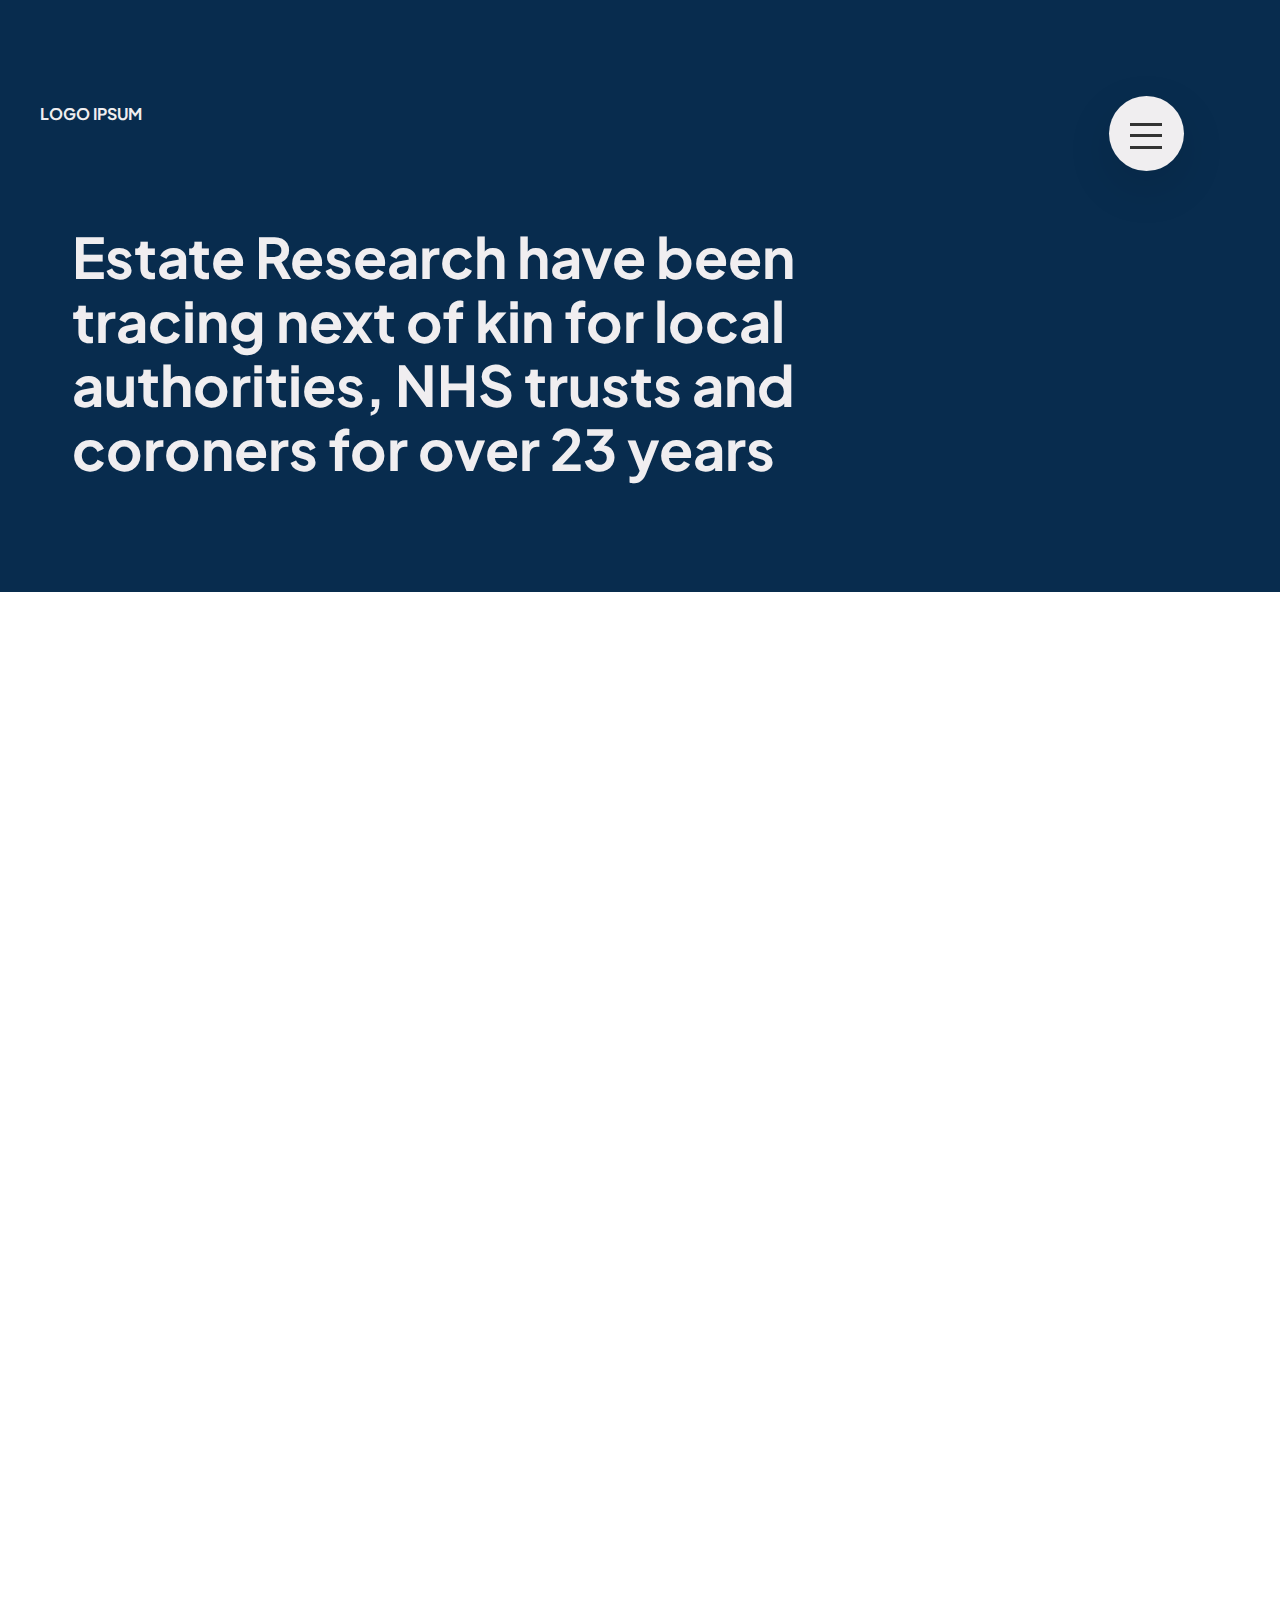
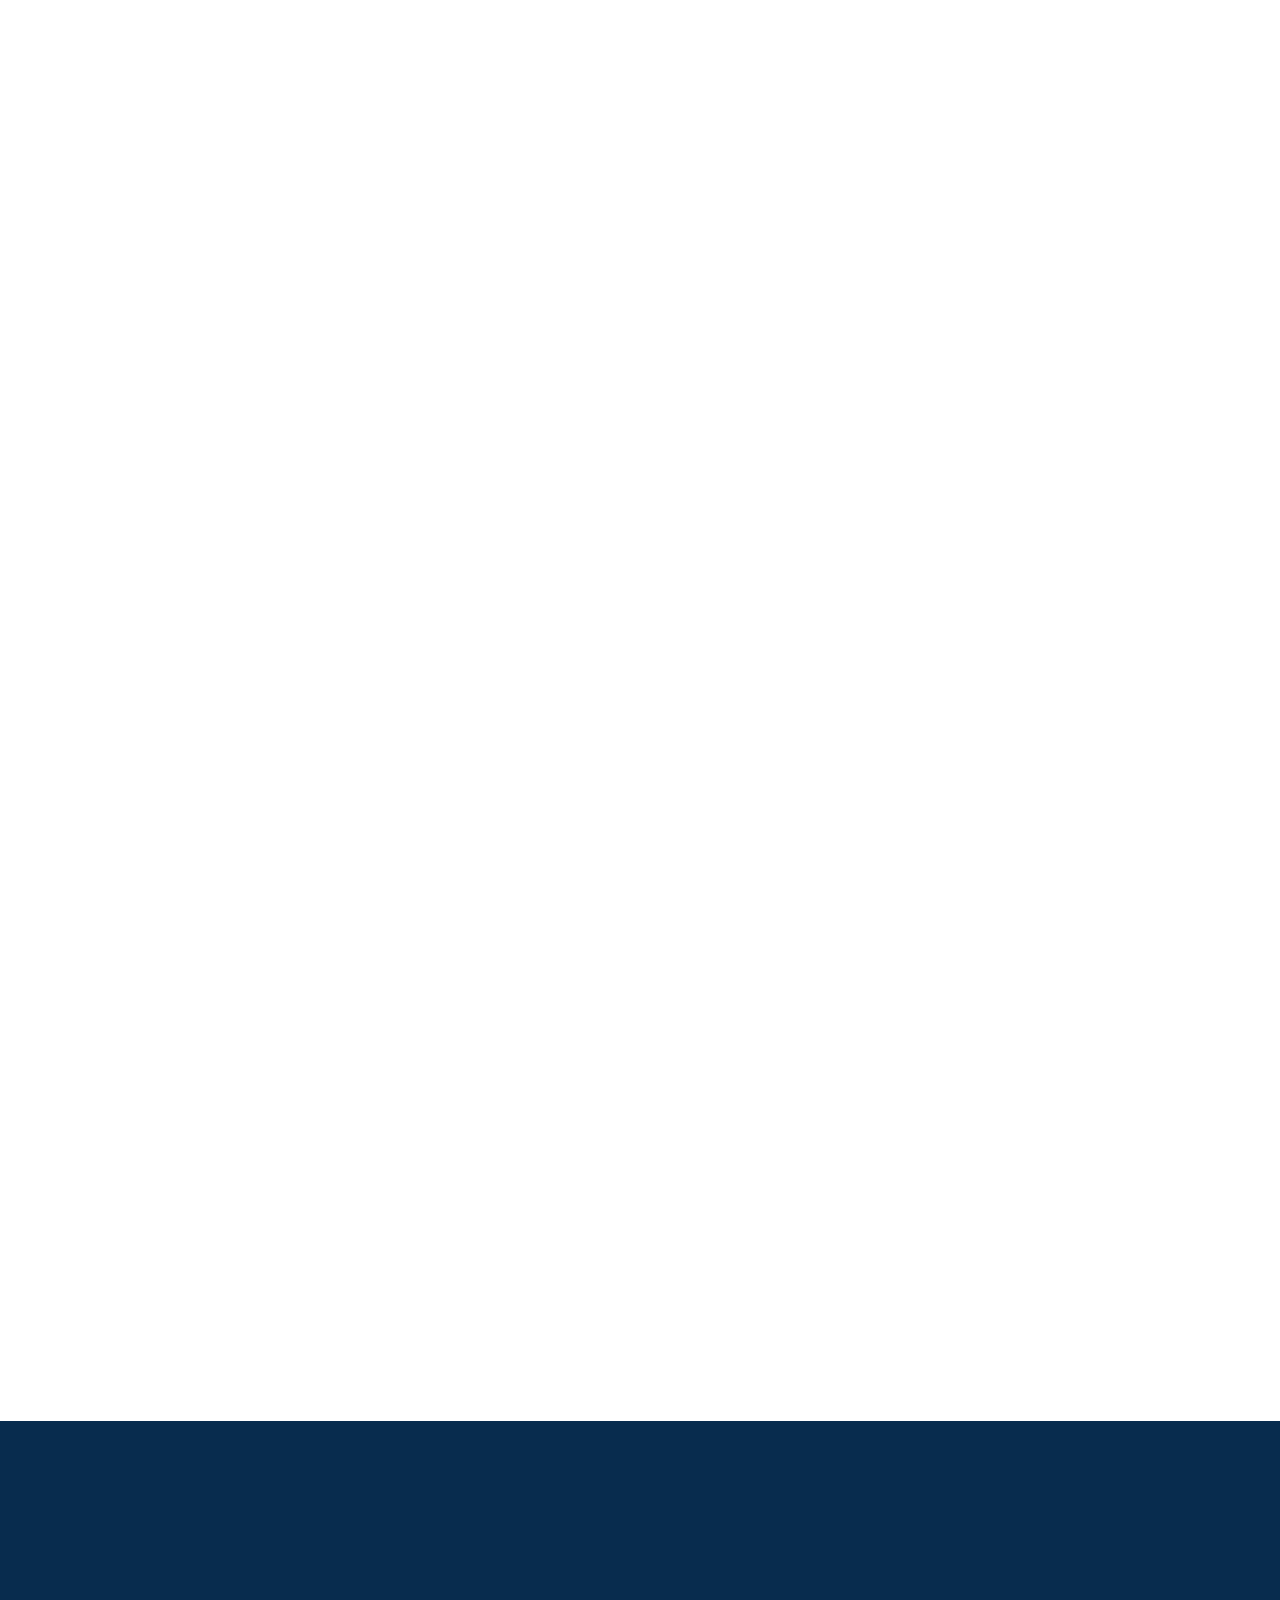
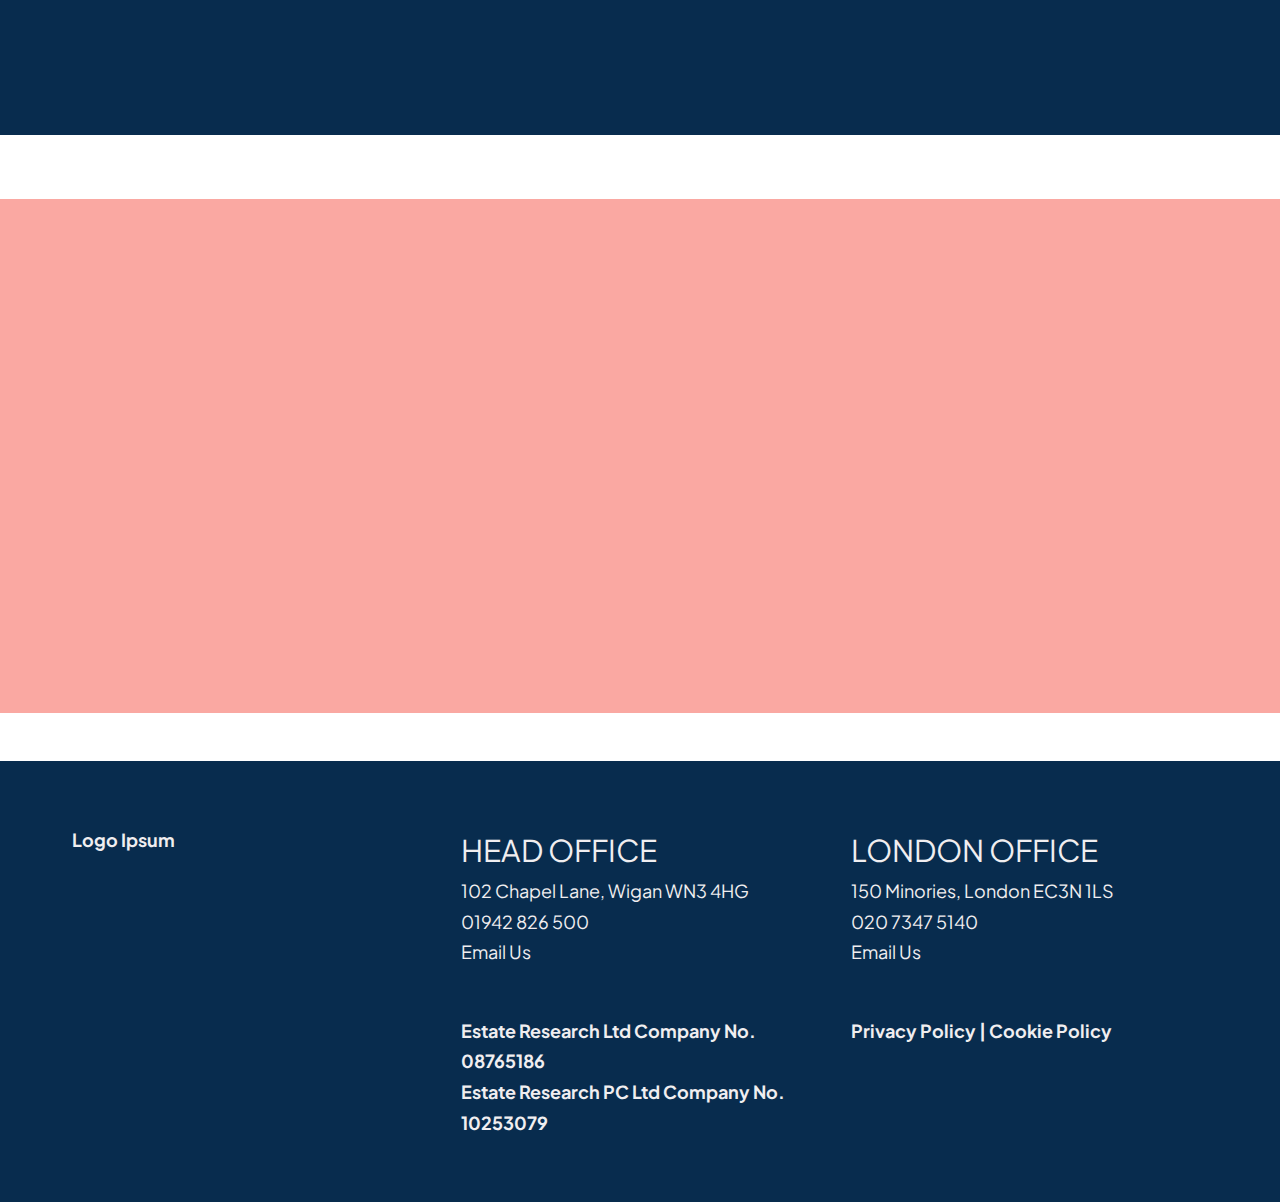
<file: public-sector.html>
<!DOCTYPE html>
<html lang="en">
  <head>
    <meta charset="UTF-8" />
    <meta name="viewport" content="width=device-width, initial-scale=1.0" />
    <title>Document</title>
    <link rel="stylesheet" href="styles/style.css" />
    <link
      rel="stylesheet"
      href="https://cdnjs.cloudflare.com/ajax/libs/font-awesome/6.7.0/css/all.min.css"
    />
    <link rel="stylesheet" href="https://unpkg.com/aos@next/dist/aos.css" />
    <link
      rel="stylesheet"
      href="https://cdnjs.cloudflare.com/ajax/libs/OwlCarousel2/2.3.4/assets/owl.carousel.min.css"
    />
    <link
      rel="stylesheet"
      href="https://cdnjs.cloudflare.com/ajax/libs/OwlCarousel2/2.3.4/assets/owl.theme.default.min.css"
    />
  </head>
  <body>
    <div class="navigation">
      <input type="checkbox" class="navigation__checkbox" id="nav-toggle" />
      <label for="nav-toggle" class="navigation__button"
        ><span class="navigation__icon">&nbsp;</span></label
      >

      <div class="navigation__background">&nbsp;</div>
      <nav class="navigation__nav">
        <ul class="navigation__list">
          <li class="navigation__item">
            <a href="index.html" class="navigation__link">Home</a>
          </li>
          <li class="navigation__item">
            <a href="about.html" class="navigation__link">About</a>
          </li>
          <li class="navigation__item">
            <a href="private-client.html" class="navigation__link"
              >Private Client</a
            >
          </li>
          <li class="navigation__item">
            <a href="public-sector.html" class="navigation__link"
              >Public Sector</a
            >
          </li>
          <li class="navigation__item">
            <a href="beneficiaries.html" class="navigation__link"
              >Beneficiaries</a
            >
          </li>

          <li class="navigation__item">
            <a href="webinars-trainings.html" class="navigation__link"
              >Webinars & Training</a
            >
          </li>
          <li class="navigation__item">
            <a href="contact.html" class="navigation__link">Contact</a>
          </li>
        </ul>
      </nav>
    </div>
    <header class="header">
      <div class="logo_box">
        <h4 class="logo">LOGO IPSUM</h4>
      </div>

      <div class="container">
        <div
          class="header__content"
          data-aos="fade-right"
          data-aos-offset="300"
          data-aos-easing="ease-in-sine"
          data-aos-duration="1500"
        >
          <div class="heading__title">
            <h1>
              Estate Research have been tracing next of kin for local
              authorities, NHS trusts and coroners for over 23 years
            </h1>
          </div>
        </div>
      </div>
    </header>

    <section>
      <div class="container">
        <div class="webinars__flex">
          <div
            class="item"
            data-aos="fade-down"
            data-aos-offset="300"
            data-aos-easing="ease-in-sine"
            data-aos-duration="1500"
          >
            <p>
              Estate Research have been working in partnership with public
              sector bodies including local authorities, NHS trusts and coroners
              for over 23 years.
            </p>
            <p>
              What started off as a simple next of kin tracing service has
              evolved to our current position where we can now offer a solution
              for every problem you may encounter when a person passes away.
            </p>
            <p>
              Our policy of transparency in our dealings with family and public
              sector bodies underpins everything we do and helps us build
              trusting relationships with our clients, leading them to not use
              us for one case but importantly to repeatedly use our services.
            </p>
          </div>
          <div
            class="item"
            data-aos="fade-up"
            data-aos-offset="300"
            data-aos-easing="ease-in-sine"
            data-aos-duration="1500"
          >
            <p>
              The overarching mission within our public sector team has always
              been to contact next of kin as quickly as possible to inform them
              of an upcoming funeral and give them a chance to attend.
            </p>
            <p>
              As a team we pride ourselves on the high standards we have set and
              feel it is essential to not only maintain these standards, but to
              prove to our clients that such standards will never slip. With
              this in mind, we have achieved industry leading accreditations and
              regulation to instill the upmost confidence that you are using the
              correct firm.
            </p>
            <p>
              With offices in Wigan and London, we have local expertise and
              through our established international agents, global reach.
            </p>
          </div>
        </div>
      </div>
    </section>

    <section>
      <div class="container">
        <div class="card__private__grid">
          <div
            class="grid_item_cardprivate"
            data-aos="fade-right"
            data-aos-offset="300"
            data-aos-easing="ease-in-sine"
            data-aos-duration="1500"
          >
            <div class="card__contentprivate">
              <h2>Why Locate Next of Kin?</h2>
              <p>
                Why you should trace missing family and cover some common
                scenarios.
              </p>
              <div class="card__link__flexprivate">
                <div><a href="">READ MORE</a></div>
                <div>
                  <div class="private__relative">
                    <div class="private__abs"></div>

                    <img
                      src="images/icons8-customer-100.png"
                      alt=""
                      class="private"
                    />
                  </div>
                </div>
              </div>
            </div>
          </div>
          <div
            class="grid_item_cardprivate"
            data-aos="fade-up"
            data-aos-offset="300"
            data-aos-easing="ease-in-sine"
            data-aos-duration="1500"
          >
            <div class="card__contentprivate">
              <h2>Proving Entitlement</h2>
              <p>Make sure you are covered with our free paperwork report.</p>
              <div class="card__link__flexprivate">
                <div><a href="">READ MORE</a></div>
                <div>
                  <div class="private__relative">
                    <div class="private__abs"></div>

                    <img
                      src="images/icons8-documents-100.png"
                      alt=""
                      class="private"
                    />
                  </div>
                </div>
              </div>
            </div>
          </div>
          <div
            class="grid_item_cardprivate"
            data-aos="fade-down"
            data-aos-offset="300"
            data-aos-easing="ease-in-sine"
            data-aos-duration="1500"
          >
            <div class="card__contentprivate">
              <h2>Policy of Transparency</h2>
              <p>We’ve always done things the right way.</p>
              <div class="card__link__flexprivate">
                <div><a href="">READ MORE</a></div>
                <div>
                  <div class="private__relative">
                    <div class="private__abs"></div>

                    <img
                      src="images/icons8-search-client-100.png"
                      alt=""
                      class="private"
                    />
                  </div>
                </div>
              </div>
            </div>
          </div>
          <div
            class="grid_item_cardprivate"
            data-aos="fade-right"
            data-aos-offset="300"
            data-aos-easing="ease-in-sine"
            data-aos-duration="1500"
          >
            <div class="card__contentprivate">
              <h2>Welfare Funerals</h2>
              <p>
                Locating family to give them the opportunity to attend a family
                funeral.
              </p>
              <div class="card__link__flexprivate">
                <div><a href="">READ MORE</a></div>
                <div>
                  <div class="private__relative">
                    <div class="private__abs"></div>

                    <img
                      src="images/icons8-tombstone-100.png"
                      alt=""
                      class="private"
                    />
                  </div>
                </div>
              </div>
            </div>
          </div>
          <div
            class="grid_item_cardprivate"
            data-aos="fade-up"
            data-aos-offset="300"
            data-aos-easing="ease-in-sine"
            data-aos-duration="1500"
          >
            <div class="card__contentprivate">
              <h2>BV, GLD & Duchy of Lancaster</h2>
              <p>How to make a definitive referral.</p>
              <div class="card__link__flexprivate">
                <div><a href="">READ MORE</a></div>
                <div>
                  <div class="private__relative">
                    <div class="private__abs"></div>

                    <img
                      src="images/icons8-cathedral-100.png"
                      alt=""
                      class="private"
                    />
                  </div>
                </div>
              </div>
            </div>
          </div>
          <div
            class="grid_item_cardprivate"
            data-aos="fade-down"
            data-aos-offset="300"
            data-aos-easing="ease-in-sine"
            data-aos-duration="1500"
          >
            <div class="card__contentprivate">
              <h2>Empty Property Solutions</h2>
              <p>Are empty properties a problem in your local authority?</p>
              <div class="card__link__flexprivate">
                <div><a href="">READ MORE</a></div>
                <div>
                  <div class="private__relative">
                    <div class="private__abs"></div>

                    <img
                      src="images/icons8-house-100.png"
                      alt=""
                      class="private"
                    />
                  </div>
                </div>
              </div>
            </div>
          </div>
          <div
            class="grid_item_cardprivate"
            data-aos="fade-right"
            data-aos-offset="300"
            data-aos-easing="ease-in-sine"
            data-aos-duration="1500"
          >
            <div class="card__contentprivate">
              <h2>Bereavement Services Forum</h2>
              <p>
                We host a bi-monthly forum offering bereavement teams around the
                country to share problems, ideas and expertise.
              </p>
              <div class="card__link__flexprivate">
                <div><a href="">READ MORE</a></div>
                <div>
                  <div class="private__relative">
                    <div class="private__abs"></div>

                    <img
                      src="images/icons8-messages-100.png"
                      alt=""
                      class="private"
                    />
                  </div>
                </div>
              </div>
            </div>
          </div>
          <div
            class="grid_item_cardprivate"
            data-aos="fade-up"
            data-aos-offset="300"
            data-aos-easing="ease-in-sine"
            data-aos-duration="1500"
          >
            <div class="card__contentprivate">
              <h2>Myths & Misconceptions</h2>
              <p>Some common misunderstandings explained.</p>
              <div class="card__link__flexprivate">
                <div><a href="">READ MORE</a></div>
                <div>
                  <div class="private__relative">
                    <div class="private__abs"></div>

                    <img
                      src="images/icons8-deleted-message-100.png"
                      alt=""
                      class="private"
                    />
                  </div>
                </div>
              </div>
            </div>
          </div>
          <div
            class="grid_item_cardprivate"
            data-aos="fade-down"
            data-aos-offset="300"
            data-aos-easing="ease-in-sine"
            data-aos-duration="1500"
          >
            <div class="card__contentprivate">
              <h2>Other Services</h2>
              <p>Take a look at the other services we can offer.</p>
              <div class="card__link__flexprivate">
                <div><a href="">READ MORE</a></div>
                <div>
                  <div class="private__relative">
                    <div class="private__abs"></div>

                    <img
                      src="images/icons8-more-100.png"
                      alt=""
                      class="private"
                    />
                  </div>
                </div>
              </div>
            </div>
          </div>
        </div>
      </div>
    </section>

    <section>
      <div class="refer__bg">
        <div class="container">
          <div
            class="refer__flex"
            data-aos="fade-up-right"
            data-aos-offset="300"
            data-aos-easing="ease-in-sine"
            data-aos-duration="1500"
          >
            <div>
              <h2>Refer a case to our Public Sector department.</h2>
            </div>
            <div>
              <button>Refer a case</button>
            </div>
          </div>
        </div>
      </div>
    </section>

    <section>
      <div class="bereavement__bg">
        <div class="container">
          <div
            class="bereavement__content"
            data-aos="fade-down-right"
            data-aos-offset="300"
            data-aos-easing="ease-in-sine"
            data-aos-duration="1500"
          >
            <h3>WEBINARS & TRAINING</h3>
            <h2>Bereavement Services Forum</h2>
            <p>
              We host a Bereavement Services Forum bi-monthly to share problems,
              ideas and expertise.
            </p>

            <button>Learn More</button>
          </div>
        </div>
      </div>
    </section>

    <footer>
      <div class="container">
        <div class="footer__grid">
          <div class="footer__grid__item">
            <h4>Logo Ipsum</h4>
          </div>
          <div class="footer__grid__item">
            <h2>HEAD OFFICE</h2>
            <p>102 Chapel Lane, Wigan WN3 4HG</p>
            <a href="tel:+23475r6899">01942 826 500</a> <br />
            <a href="mailto:+23475r6899">Email Us</a>

            <h3>Estate Research Ltd Company No. 08765186</h3>
            <h4>Estate Research PC Ltd Company No. 10253079</h4>
          </div>
          <div class="footer__grid__item">
            <h2>LONDON OFFICE</h2>
            <p>150 Minories, London EC3N 1LS</p>
            <a href="tel:+23475r6899">020 7347 5140</a> <br />
            <a href="mailto:+23475r6899">Email Us</a>

            <h3>Privacy Policy | Cookie Policy</h3>
          </div>
        </div>
      </div>
    </footer>

    <script src="https://unpkg.com/aos@next/dist/aos.js"></script>
    <script>
      AOS.init();
    </script>
  </body>
</html>
</file>
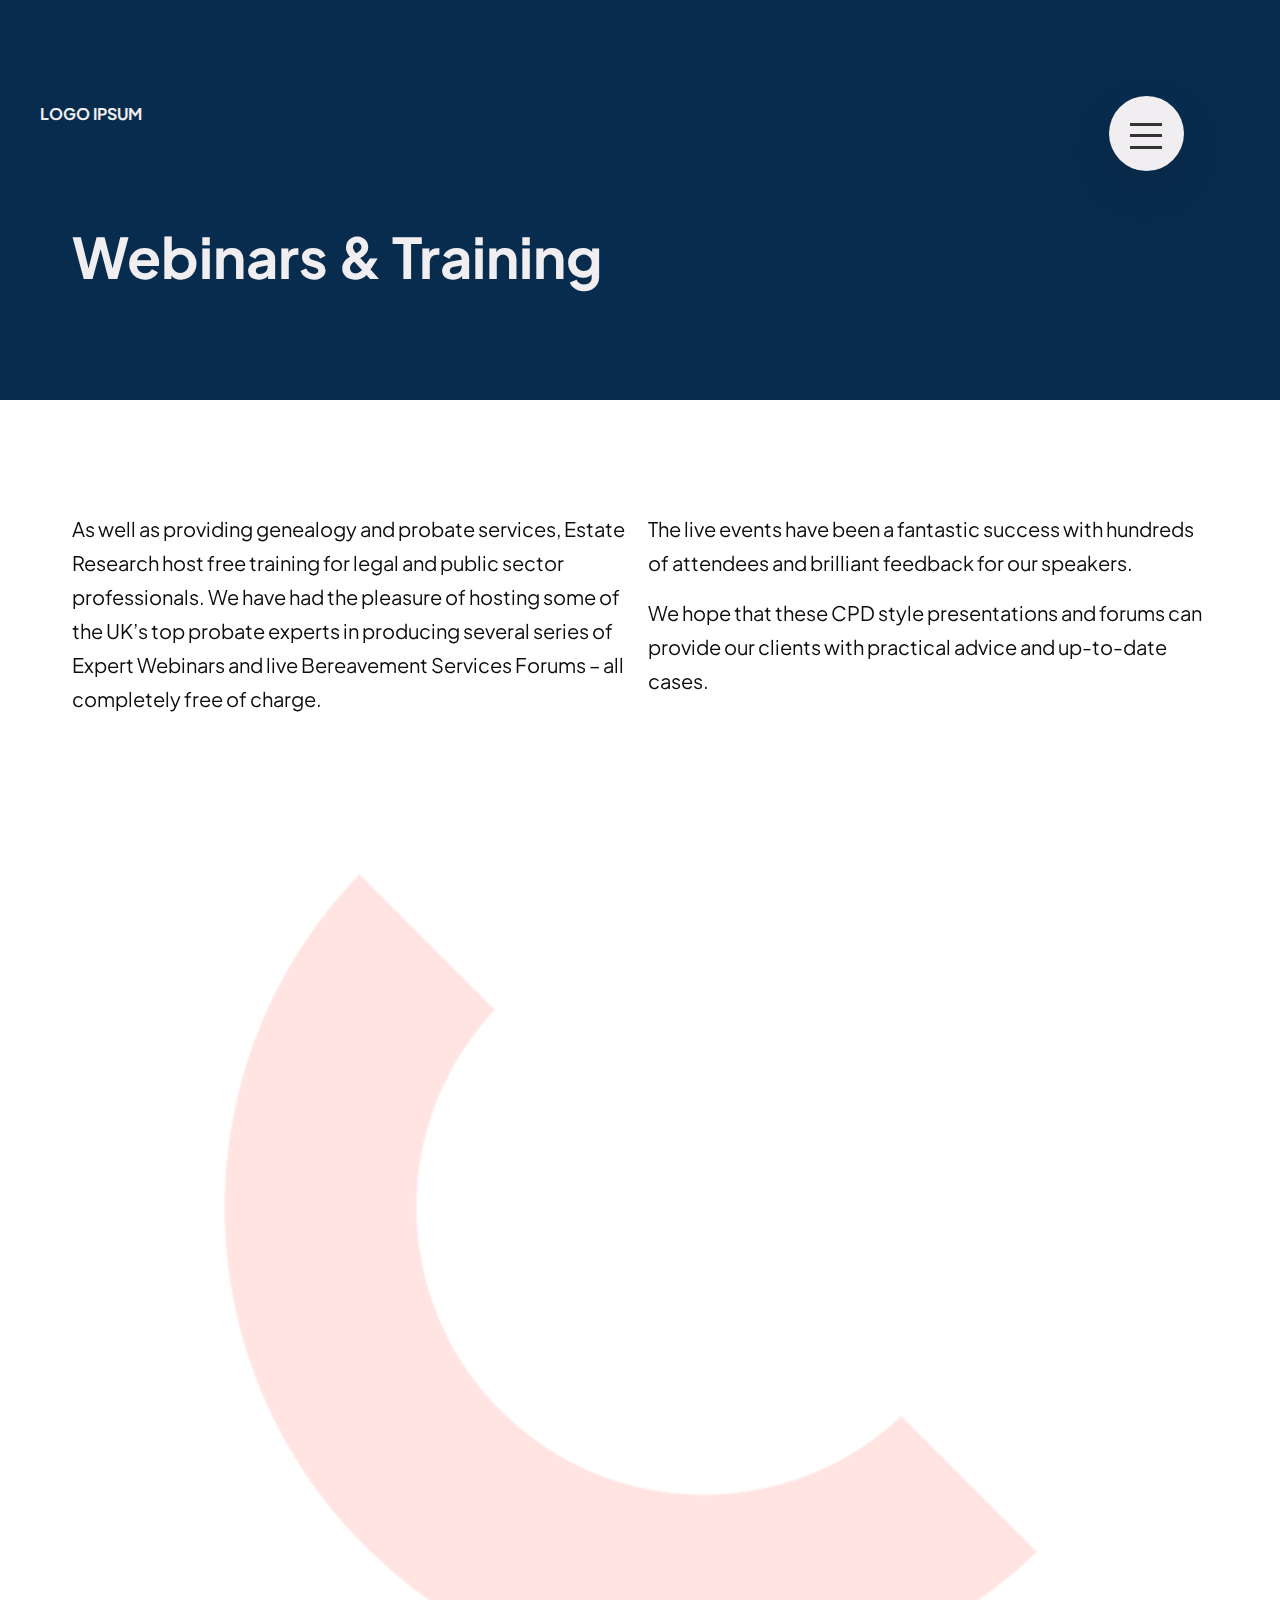
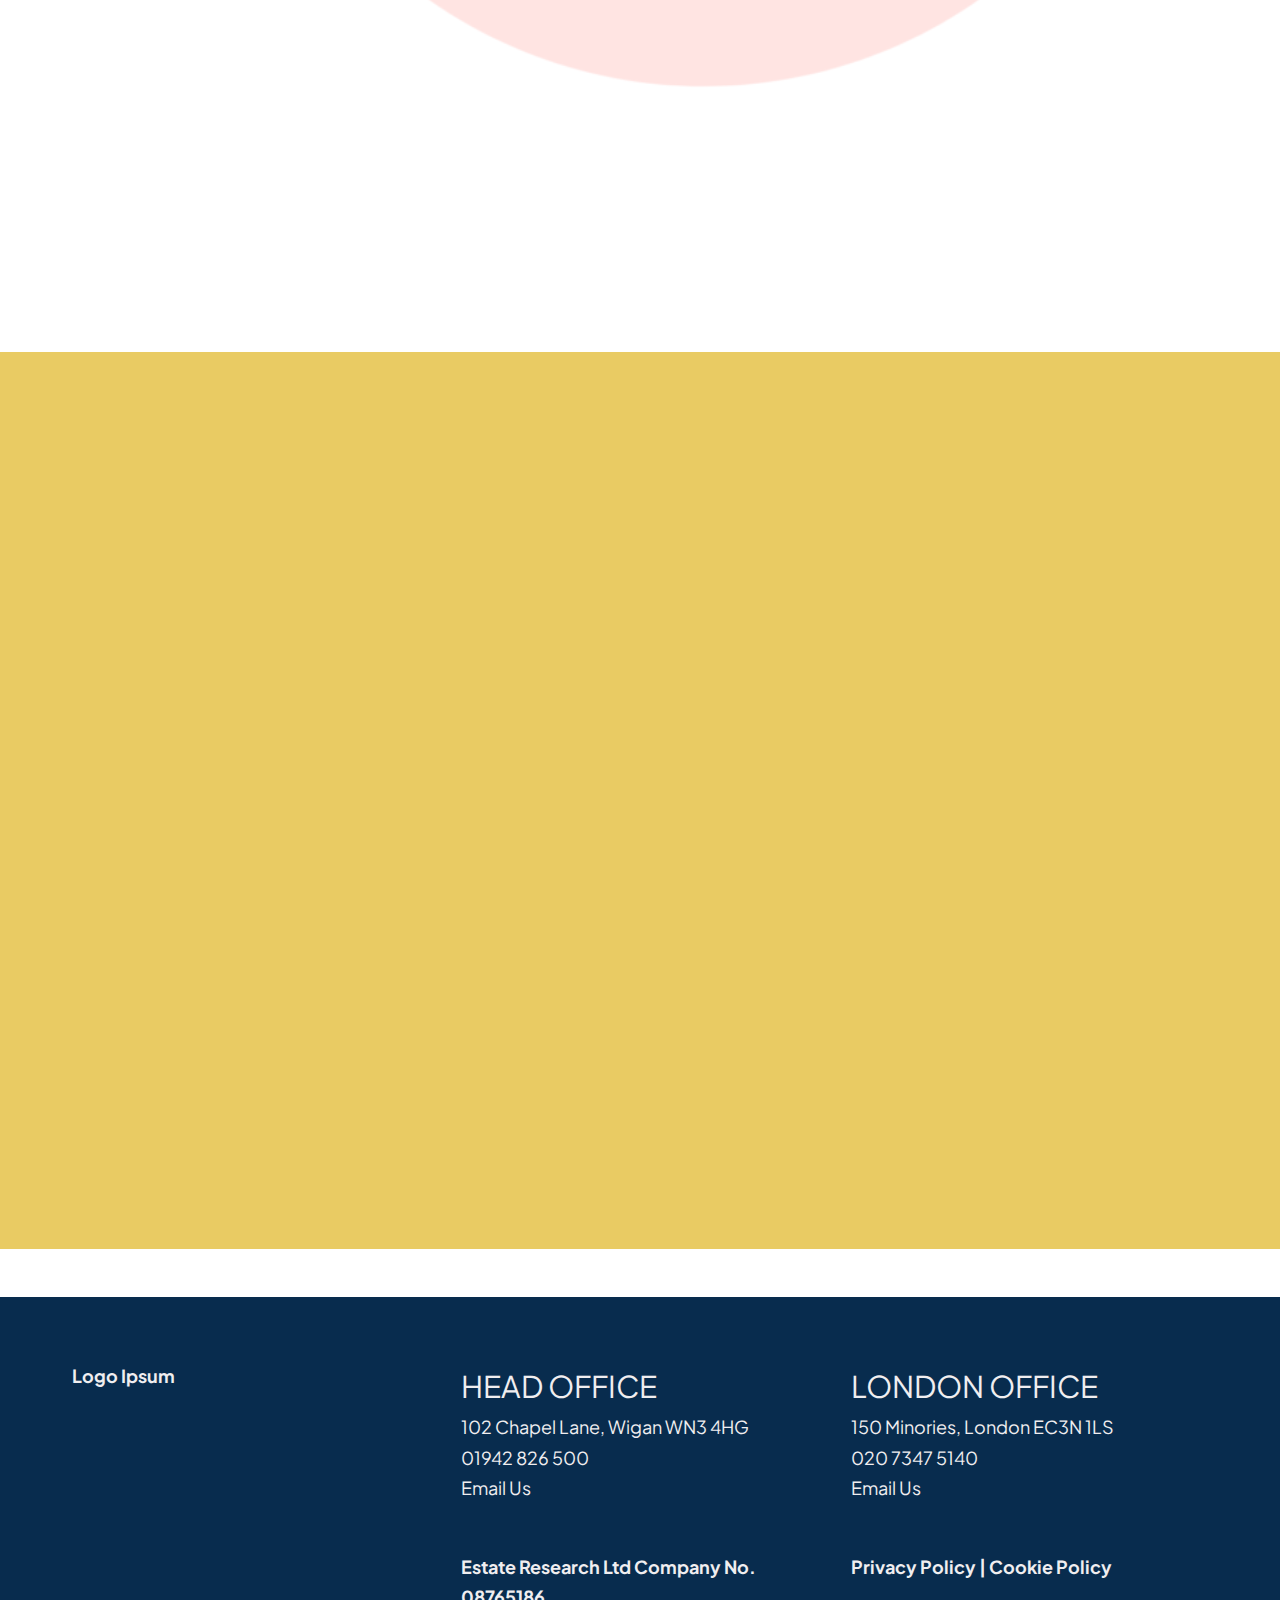
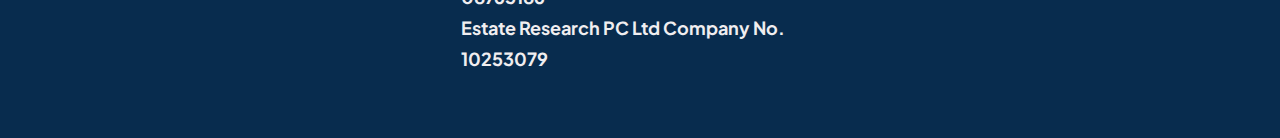
<file: webinars-trainings.html>
<!DOCTYPE html>
<html lang="en">
  <head>
    <meta charset="UTF-8" />
    <meta name="viewport" content="width=device-width, initial-scale=1.0" />
    <title>Document</title>
    <link rel="stylesheet" href="styles/style.css" />
    <link
      rel="stylesheet"
      href="https://cdnjs.cloudflare.com/ajax/libs/font-awesome/6.7.0/css/all.min.css"
    />
      <link rel="stylesheet" href="https://unpkg.com/aos@next/dist/aos.css" />
    <link
      rel="stylesheet"
      href="https://cdnjs.cloudflare.com/ajax/libs/OwlCarousel2/2.3.4/assets/owl.carousel.min.css"
    />
    <link
      rel="stylesheet"
      href="https://cdnjs.cloudflare.com/ajax/libs/OwlCarousel2/2.3.4/assets/owl.theme.default.min.css"
    />
  </head>
  <body>
    <div class="navigation">
      <input type="checkbox" class="navigation__checkbox" id="nav-toggle" />
      <label for="nav-toggle" class="navigation__button"
        ><span class="navigation__icon">&nbsp;</span></label
      >

      <div class="navigation__background">&nbsp;</div>
      <nav class="navigation__nav">
        <ul class="navigation__list">
          <li class="navigation__item">
            <a href="index.html" class="navigation__link">Home</a>
          </li>
          <li class="navigation__item">
            <a href="about.html" class="navigation__link">About</a>
          </li>
          <li class="navigation__item">
            <a href="private-client.html" class="navigation__link"
              >Private Client</a
            >
          </li>
          <li class="navigation__item">
            <a href="public-sector.html" class="navigation__link"
              >Public Sector</a
            >
          </li>
          <li class="navigation__item">
            <a href="beneficiaries.html" class="navigation__link"
              >Beneficiaries</a
            >
          </li>

          <li class="navigation__item">
            <a href="webinars-trainings.html" class="navigation__link"
              >Webinars & Training</a
            >
          </li>
          <li class="navigation__item">
            <a href="contact.html" class="navigation__link">Contact</a>
          </li>
        </ul>
      </nav>
    </div>
    <header class="header">
      <div class="logo_box">
        <h4 class="logo">LOGO IPSUM</h4>
      </div>

      <div class="container">
        <div class="header__content" data-aos="fade-right"
          data-aos-offset="300"
          data-aos-easing="ease-in-sine"
          data-aos-duration="1500">
          <div class="heading__title">
            <h1>Webinars & Training</h1>
          </div>
        </div>
      </div>
    </header>

    <section>
      <div class="container">
        <div class="webinars__flex">
          <div data-aos="fade-up"
          data-aos-offset="300"
          data-aos-easing="ease-in-sine"
          data-aos-duration="1500">
            <p>
              As well as providing genealogy and probate services, Estate
              Research host free training for legal and public sector
              professionals. We have had the pleasure of hosting some of the
              UK’s top probate experts in producing several series of Expert
              Webinars and live Bereavement Services Forums – all completely
              free of charge.
            </p>
          </div>
          <div class="item" data-aos="fade-down"
          data-aos-offset="300"
          data-aos-easing="ease-in-sine"
          data-aos-duration="1500">
            <p>
              The live events have been a fantastic success with hundreds of
              attendees and brilliant feedback for our speakers.
            </p>
            <p>
              We hope that these CPD style presentations and forums can provide
              our clients with practical advice and up-to-date cases.
            </p>
          </div>
        </div>
      </div>
    </section>

   <div class="all__bg">
     <section>
      <div class="container2">
        <div class="private__client__webinarsheading" data-aos="fade-up-right"
          data-aos-offset="300"
          data-aos-easing="ease-in-sine"
          data-aos-duration="1500">
          <h1>Private Client Webinars</h1>
        </div>
        <div class="private__client__Webinar_flex">
          <div class="private_client_webinar_container" data-aos="fade-up-right"
          data-aos-offset="300"
          data-aos-easing="ease-in-sine"
          data-aos-duration="1500">
            <div class="webinar__content">
              <h2>Private Client Learning Hub</h2>
              <p>
                With over 9,500 members, the Estate Research Learning Hub offers
                Private Client practitioners the opportunity to watch webinars
                delivered by industry experts, as well as register for live
                upcoming presentations, along with the recently launched
                Lawskills content – all for FREE.
              </p>
            </div>
          </div>
        </div>
      </div>
    </section>

    <section>
      <div class="container">
        <div class="private__client__webinarsheading" data-aos="fade-right"
          data-aos-offset="300"
          data-aos-easing="ease-in-sine"
          data-aos-duration="1500">
          <h1>Public Sector Training</h1>
        </div>
        <div class="card__grid_webinar">
          <div class="grid_item_card_webinar" data-aos="fade-right"
          data-aos-offset="300"
          data-aos-easing="ease-in-sine"
          data-aos-duration="1500">
            <div class="card__content_webinar">
              <h2>Bereavement Services Forum</h2>
              <p>
                FREE bi-monthly events allowing local authorities to share their
                views and ideas on best practice.
              </p>
              <div class="card__link__flex_webinar">
                <div><a href="">READ MORE</a></div>
                <div>
                  <div class="webinar__relative">
                    <div class="webinar__abs"></div>

                    <img
                      src="images/icons8-messages-100.png"
                      alt=""
                      class="webinar"
                    />
                  </div>
                </div>
              </div>
            </div>
          </div>
          <div class="grid_item_card_webinar" data-aos="fade-up"
          data-aos-offset="300"
          data-aos-easing="ease-in-sine"
          data-aos-duration="1500">
            <div class="card__content_webinar">
              <h2>Public Sector Deputyship Days Sign-up to our FREE regional</h2>
                
              </h2>
              <p>in-person events, specifically for Public Sector Deputies.</p>
              <div class="card__link__flex_webinar">
                <div><a href="">READ MORE</a></div>
                <div>
                  <div class="webinar__relative">
                    <div class="webinar__abs"></div>

                    <img
                      src="images/icons8-cloud-user-group-100.png"
                      alt=""
                      class="webinar"
                    />
                  </div>
                </div>
              </div>
            </div>
          </div>
          <div class="grid_item_card_webinar" data-aos="fade-down"
          data-aos-offset="300"
          data-aos-easing="ease-in-sine"
          data-aos-duration="1500">
            <div class="card__content_webinar">
              <h2>Public Sector Webinars</h2>
              <p>
                Watch our FREE expert webinars featuring presentations from professionals in the field.
              </p>
              <div class="card__link__flex_webinar">
                <div><a href="">READ MORE</a></div>
                <div>
                  <div class="webinar__relative">
                    <div class="webinar__abs"></div>

                    <img
                      src="images/icons8-desktop-50.png"
                      alt=""
                      class="webinar"
                    />
                  </div>
                </div>
              </div>
            </div>
          </div>
        </div>
      </div>
    </section>
   </div>

     <section class="contact__section">
      <div class="container">
        <div class="contact__form">
          <div class="contact__content" data-aos="fade-down-right"
          data-aos-offset="300"
          data-aos-easing="ease-in-sine"
          data-aos-duration="1500">
            <h3>CONTACT</h3>
            <h2>Get in touch</h2>
            <p>
              Fill in the form below to contact us and a member of our team will
              be in touch to assist.
            </p>
          </div>

          <form data-aos="fade-up-right"
          data-aos-offset="300"
          data-aos-easing="ease-in-sine"
          data-aos-duration="1500">
            <div class="contact__flex">
              <div class="contact__input">
                <input type="text" placeholder="Full Name" />
                <input type="text" placeholder="Company Name" />
              </div>
              <div class="contact__input">
                <input type="email" placeholder="Email Address" />

                <input type="text" placeholder="Phone Number" />
              </div>

              <div class="contact__input">
                <textarea
                  name=""
                  id=""
                  cols="30"
                  placeholder="Message"
                ></textarea>
              </div>

              <div class="contact__btn">
                <button>Send enquiry</button>
              </div>
            </div>
          </form>
        </div>
      </div>
    </section>

    <footer>
      <div class="container">
        <div class="footer__grid">
          <div class="footer__grid__item">
            <h4>Logo Ipsum</h4>
          </div>
          <div class="footer__grid__item">
            <h2>HEAD OFFICE</h2>
            <p>102 Chapel Lane, Wigan WN3 4HG</p>
            <a href="tel:+23475r6899">01942 826 500</a> <br />
            <a href="mailto:+23475r6899">Email Us</a>

            <h3>Estate Research Ltd Company No. 08765186</h3>
            <h4>Estate Research PC Ltd Company No. 10253079</h4>
          </div>
          <div class="footer__grid__item">
            <h2>LONDON OFFICE</h2>
            <p>150 Minories, London EC3N 1LS</p>
            <a href="tel:+23475r6899">020 7347 5140</a> <br />
            <a href="mailto:+23475r6899">Email Us</a>

            <h3>Privacy Policy | Cookie Policy</h3>
          </div>
        </div>
      </div>
    </footer>

      <script src="https://unpkg.com/aos@next/dist/aos.js"></script>
  <script>
    AOS.init();
  </script>
  </body>
</html>
</file>
<file: styles/style.css>
@import url("https://fonts.googleapis.com/css2?family=Plus+Jakarta+Sans:ital,wght@0,200..800;1,200..800&family=Poppins:ital,wght@0,100;0,200;0,300;0,400;0,500;0,600;0,700;0,800;0,900;1,100;1,200;1,300;1,400;1,500;1,600;1,700;1,800;1,900&display=swap");

:root {
  --bg-color: #082c4e;
  --box-color-1: #9abfd4;
  --box-color2: #96c8c6;
  --box-color3: #e9cb63;
  --box-color4: #63b1db;
  --box-color5: #5ed0cc;
  --star-rating: #ffd000;
  --btn-color: #f6d949;
  --white: rgb(240, 238, 240);
  --pureWhite: #fff;
  --pink-color: #ff7b71;
  --color-grey-dark: #333;
  --black: #000;
  --text-color: rgb(15, 11, 15);
}

* {
  padding: 0;
  margin: 0;
  box-sizing: border-box;
}
body {
  font-family: "Plus Jakarta Sans", Poppins;
  font-weight: 400;
  font-size: 16px;
  line-height: 1.7;
}

button {
  font-family: "Plus Jakarta Sans", Poppins;
  border: none;
  cursor: pointer;
}

.container {
  padding-inline: 4.5rem;
}

.container2 {
  padding-inline: 15.5rem;
}
.header {
  position: relative;
  padding-bottom: 7rem;
  background-color: var(--bg-color);
}

.logo_box {
  position: absolute;
  top: 100px;
  left: 40px;
}

.logo {
  height: 35px;
  color: var(--white);
}

.navigation {
  .navigation__background {
    height: 4rem;
    width: 4rem;
    border-radius: 50%;
    position: fixed;
    top: 6.5rem;
    right: 6.5rem;
    background-color: rgba(15, 11, 15, 0.8);
    /* background: radial-gradient(
        circle,
        rgba(6, 27, 47, 0.7) 0%,
        rgba(6, 27, 47, 0) 100%
      ),
      rgb(6, 27, 47); */

    z-index: 1000;
    transition: transform 0.8s cubic-bezier(0.86, 0, 0.07, 1);
  }
  .navigation__checkbox {
    display: none;
  }
  .navigation__button {
    /* background-color: rgba(15, 11, 15, 0.8); */
    background-color: var(--white);
    height: 4.7rem;
    width: 4.7rem;
    border-radius: 50%;
    position: fixed;
    top: 6rem;
    right: 6rem;
    z-index: 2000;
    box-shadow: 0 1rem 3rem rgba(0, 0, 0, 0.1);
    text-align: center;
    cursor: pointer;
  }

  .navigation__nav {
    height: 100vh;
    width: 0;
    position: fixed;
    top: 0;
    right: 0;
    z-index: 1500;
    opacity: 0;
    transition: all 0.8s cubic-bezier(0.68, -0.55, 0.265, 1.55);
  }
  .navigation__list {
    position: absolute;
    top: 50%;
    left: 50%;
    transform: translate(-50%, -50%);
    list-style: none;
    text-align: center;
    width: 100%;
  }
  .navigation__item {
    margin: 0.3rem;
  }
  .navigation__link:link,
  .navigation__link:visited {
    display: inline-block;
    font-size: 1.6rem;
    font-weight: 300;
    padding: 0.4rem 2rem;
    color: var(--white);
    text-decoration: none;
    text-transform: uppercase;
    background-image: linear-gradient(
      120deg,
      transparent 0%,
      transparent 50%,
      var(--white) 50%
    );
    background-size: 250%;
    transition: all 0.4s;
  }
  .navigation__link:hover,
  .navigation__link:active {
    background-position: 100%;
    color: #000;
    transform: translateX(1rem);
  }
  .navigation__checkbox:checked ~ .navigation__background {
    transform: scale(80);
  }
  .navigation__checkbox:checked ~ .navigation__nav {
    opacity: 1;
    width: 100%;
  }

  /* ICON======================================= */
  .navigation__icon {
    position: relative;
    margin-top: 2.4rem;
  }
  .navigation__icon,
  .navigation__icon::before,
  .navigation__icon::after {
    width: 2rem;
    height: 3px;
    background: var(--color-grey-dark);
    display: inline-block;
  }

  .navigation__icon::before,
  .navigation__icon::after {
    content: "";
    position: absolute;
    left: 0;
    transition: all 0.2s;
  }
  .navigation__icon::before {
    top: -0.7rem;
  }
  .navigation__icon::after {
    top: 0.7rem;
  }

  .navigation__button:hover .navigation__icon::before {
    top: -1rem;
  }
  .navigation__button:hover .navigation__icon::after {
    top: 1rem;
  }

  .navigation__checkbox:checked + .navigation__button .navigation__icon {
    background-color: transparent;
  }
  .navigation__checkbox:checked
    + .navigation__button
    .navigation__icon::before {
    top: 0;
    transform: rotate(135deg);
  }
  .navigation__checkbox:checked + .navigation__button .navigation__icon::after {
    top: 0;
    transform: rotate(-135deg);
  }
}

@media (max-width: 1180px) {
  .navigation {
    .navigation__background {
      top: 0.5rem;
      right: 0.5rem;
    }
    .navigation__button {
      top: 0.5rem;
      right: 0.5rem;
    }
  }
  .logo_box {
    top: 30px;
    left: 10px;
  }

  .header {
    /* height: 70vh; */
  }
}

/* ========================= HEADING CONTENT ================================= */

.heading__title {
  padding-top: 14rem;
  h1 {
    color: var(--white);
    width: 80%;
    font-style: normal;
    font-weight: 700;
    font-size: 56px;
    line-height: 64px;
  }
  p {
    font-weight: 400;
    margin-top: 3rem;
    font-size: 20px;
    font-style: normal;
    color: var(--white);
    width: 65%;
  }
}

@media (max-width: 1180px) {
  .heading__title {
    padding-top: 8rem;
    text-align: center;
    h1 {
      font-size: 35px;
      line-height: 40px;
      width: 100%;
    }
    p {
      margin-top: 1.5rem;
      width: 100%;
      font-size: 16px;
    }
  }
  .container {
    padding-inline: 1rem;
  }
}
.contact__flex1 {
  display: flex;
  /* justify-content: space-between; */
  align-items: center;
}

.map__top {
  margin-top: 20rem;
}
.contact__title {
  padding-top: 14rem;
  display: flex;
  flex-direction: column;
  h1 {
    margin-bottom: 3rem;
    color: var(--white);
    width: 80%;
    font-style: normal;
    font-weight: 700;
    font-size: 56px;
    line-height: 64px;
  }

  color: rgb(240, 238, 240);
  h4 {
    font-size: 30px;
    font-style: normal;
    font-weight: 400;
  }
  p {
    font-size: 18px;
    font-style: normal;
    font-weight: 400;
  }
  a {
    text-decoration: none;
    color: rgb(240, 238, 240);
    font-size: 18px;
    font-weight: 400;
    font-style: normal;
  }
}

@media (max-width: 1180px) {
  .contact__flex1 {
    flex-direction: column;
  }

  .map__top {
    margin-top: 3rem;
  }
  .contact__title {
    padding-top: 8rem;
    h1 {
      font-size: 20px;
      margin-bottom: 1rem;
      font-weight: 800;
    }
    h4 {
      font-size: 20px;
    }
    p {
      font-size: 16px;
    }
  }
}

/* ========================================== WHAT WE DO SECTION STYLING =========================================== */

.what_we_do_section {
  margin-top: 8rem;
}
.what_we_do {
  text-align: center;

  h4 {
    font-size: 20px;
    font-weight: 400;
    font-style: normal;
    color: var(--text-color);
    margin-bottom: 2rem;
  }

  h1 {
    font-size: 56px;
    color: var(--text-color);
    font-weight: 600;
    font-style: normal;
    margin-bottom: 4rem;
  }
}

.card__grid {
  display: grid;
  gap: 1.5rem;
  grid-template-columns: repeat(3, 1fr);

  .grid_item_card {
    border-radius: 5px;
  }
  .grid_item_card:nth-child(1) {
    background-color: var(--box-color-1);
    padding: 25px;
    transition: all 0.8s;
  }
  .grid_item_card:nth-child(2) {
    background-color: var(--box-color2);
    padding: 25px;
    transition: all 0.8s;
  }
  .grid_item_card:nth-child(3) {
    background-color: var(--box-color3);
    padding: 25px;
    transition: all 0.8s;
  }

  .grid_item_card:nth-child(1):hover {
    background-color: var(--pureWhite);
    /* box-shadow: rgba(100, 100, 111, 0.2) 0px 7px 29px 0px; */
    box-shadow: rgba(0, 0, 0, 0.35) 0px 5px 15px;
  }

  .grid_item_card:nth-child(2):hover {
    background-color: var(--pureWhite);
    /* box-shadow: rgba(100, 100, 111, 0.2) 0px 7px 29px 0px; */
    box-shadow: rgba(0, 0, 0, 0.35) 0px 5px 15px;
  }

  .grid_item_card:nth-child(3):hover {
    background-color: var(--pureWhite);
    /* box-shadow: rgba(100, 100, 111, 0.2) 0px 7px 29px 0px; */
    box-shadow: rgba(0, 0, 0, 0.35) 0px 5px 15px;
  }

  .card__content h2 {
    font-size: 35px;
    font-weight: 400;
    font-style: normal;
    margin-bottom: 1rem;
  }
  .card__content p {
    font-size: 20px;
    font-weight: 400;
    font-style: normal;
    margin-bottom: 1.3rem;
  }

  .card__link__flex {
    margin-top: 5.5rem;
    display: flex;
    align-items: center;
    justify-content: space-between;
    transition: all 0.8s;

    a {
      text-decoration: none;
      color: var(--black);
      font-weight: 600;
    }
  }

  .grid_item_card:hover .card__link__flex a {
    text-decoration: underline;
  }

  .link__flex {
    display: flex;
    align-items: center;
    justify-content: space-between;

    a {
      text-decoration: none;
      color: var(--black);
      font-weight: 600;
    }
  }

  .grid_item_card:nth-child(3):hover .link__flex a {
    text-decoration: underline;
  }

  .brief__relative {
    position: relative;
  }

  .brief__abs {
    position: absolute;
    height: 5.5rem;
    width: 5.5rem;
    top: -20px;
    left: -29px;
    border-radius: 50%;
    background-color: var(--btn-color);
    z-index: 1;
    transition: all 0.8s;
  }

  .brief {
    position: relative;
    height: 70px;
    width: 70px;
    z-index: 2;
  }

  .house__relative {
    position: relative;
  }

  .house__abs {
    position: absolute;
    height: 5.5rem;
    width: 5.5rem;
    top: -35px;
    left: -4px;
    border-radius: 50%;
    background-color: var(--pink-color);
    z-index: 1;
    transition: all 0.8s;
  }

  .house {
    position: relative;
    height: 75px;
    width: 75px;
    z-index: 2;
  }

  .mac__relative {
    position: relative;
  }

  .mac__abs {
    position: absolute;
    height: 5.5rem;
    width: 5.5rem;
    top: -35px;
    left: -4px;
    border-radius: 50%;
    background-color: var(--box-color4);
    z-index: 1;
    transition: all 0.8s;
  }

  .mac {
    position: relative;
    height: 75px;
    width: 75px;
    z-index: 2;
  }

  .grid_item_card:nth-child(1):hover .brief__abs {
    background-color: var(--box-color-1);
  }
  .grid_item_card:nth-child(2):hover .house__abs {
    background-color: var(--box-color-1);
  }
  .grid_item_card:nth-child(3):hover .mac__abs {
    background-color: var(--box-color-1);
  }
}

@media (max-width: 1180px) {
  .what_we_do_section {
    margin-top: 6rem;
  }
  .what_we_do {
    h4 {
      margin-bottom: 1.5rem;
    }
    h1 {
      font-size: 30px;
    }
  }

  .card__grid {
    grid-template-columns: 1fr;
  }
  .card__content {
    h2 {
      font-size: 25px !important;
      font-weight: 600 !important;
    }
    p {
      font-size: 15px !important;
      margin-bottom: 2rem !important;
    }
  }
}

/* ================================== WHY US SECTION STYLING =================================== */

.why_us_section {
  margin-top: 10rem;

  .accredication {
    width: 100%;
    margin-bottom: 5rem;
    img {
      width: 100%;
    }
  }

  .ratings__flex {
    display: flex;
    align-items: center;
    gap: 1rem;
    justify-content: center;
    margin-bottom: 4rem;
    flex-wrap: wrap;

    h3 {
      font-size: 20px;
      font-style: normal;
      font-weight: 400;
      color: var(--text-color);
    }
    span {
      font-size: 20px;
      font-style: normal;
      font-weight: 400;
      color: var(--text-color);
    }
  }
}

@media (max-width: 768px) {
  .accredication {
    display: none;
  }
}
/*  ======================================= TESTIMONIAL STYLING ============================================= */

.shadow-effect {
  background: #fff;
  padding: 20px;
  border-radius: 4px;
  text-align: center;
  border: 1px solid #ececec;
  box-shadow: 0 19px 38px rgba(0, 0, 0, 0.1), 0 15px 12px rgba(0, 0, 0, 0.02);
}
#customers-testimonials .shadow-effect p {
  font-family: inherit;
  font-size: 17px;
  line-height: 1.5;
  margin: 0 0 17px 0;
  font-weight: 300;
}
.testimonial-name {
  margin: -17px auto 0;
  display: table;
  width: auto;
  background: var(--bg-color);
  padding: 9px 35px;
  border-radius: 12px;
  text-align: center;
  color: #fff;
  box-shadow: 0 9px 18px rgba(0, 0, 0, 0.12), 0 5px 7px rgba(0, 0, 0, 0.05);
}
#customers-testimonials .item {
  text-align: center;
  padding: 20px;
  margin-bottom: 80px;
  opacity: 0.2;
  -webkit-transform: scale3d(0.8, 0.8, 1);
  transform: scale3d(0.8, 0.8, 1);
  -webkit-transition: all 0.3s ease-in-out;
  -moz-transition: all 0.3s ease-in-out;
  transition: all 0.3s ease-in-out;
}
#customers-testimonials .owl-item.active.center .item {
  opacity: 1;
  -webkit-transform: scale3d(1, 1, 1);
  transform: scale3d(1, 1, 1);
}
.owl-carousel .owl-item img {
  transform-style: preserve-3d;
  max-width: 90px;
  margin: 0 auto 17px;
}
#customers-testimonials.owl-carousel .owl-dots .owl-dot.active span,
#customers-testimonials.owl-carousel .owl-dots .owl-dot:hover span {
  background: var(--bg-color);
  transform: translate3d(0px, -50%, 0px) scale(0.7);
}
#customers-testimonials.owl-carousel .owl-dots {
  display: inline-block;
  width: 100%;
  text-align: center;
}
#customers-testimonials.owl-carousel .owl-dots .owl-dot {
  display: inline-block;
}
#customers-testimonials.owl-carousel .owl-dots .owl-dot span {
  background: var(--bg-color);
  display: inline-block;
  height: 20px;
  margin: 0 2px 5px;
  transform: translate3d(0px, -50%, 0px) scale(0.3);
  transform-origin: 50% 50% 0;
  transition: all 250ms ease-out 0s;
  width: 20px;
}

.testimonial__btn {
  display: flex;
  justify-content: center;
  align-items: center;
  margin-bottom: 3rem;

  button {
    padding: 1rem 2rem;
    background-color: var(--btn-color);
    border: none;
    font-size: 16px;
    font-family: Poppins;
    border-radius: 5px;
    font-weight: 600;
    transition: all 0.8s;
  }

  button:hover {
    background-color: var(--star-rating);
  }
}

@media (max-width: 1180px) {
  .testimonial__btn {
    button {
      padding: 0.5rem 1rem;
      font-size: 14px;
    }
  }
}

/*  ====================================== CONTACT FORM SECTION STYLING =========================================== */

.contact__section {
  background: var(--box-color3);
  padding-block: 5rem;
}

.contact__content {
  h3 {
    font-size: 25px;
    font-weight: 400;
    font-style: normal;
    color: var(--text-color);
    margin-bottom: 2rem;
  }

  h2 {
    font-size: 36px;
    font-weight: 600;
    font-style: normal;
    color: var(--text-color);
  }
}
.contact__flex {
  .contact__input {
    display: flex;
    gap: 2rem;
    margin-block: 1rem;
    margin-bottom: 4rem;
    input {
      border: none;
      border-bottom: 3px solid #000;
      background: transparent;
      width: 100%;
      margin-top: 3rem;
      padding: 1rem;
    }
    input::placeholder {
      font-size: 20px;
    }
    textarea {
      border: none;
      border-bottom: 3px solid #000;
      background: transparent;
      width: 100%;
      margin-top: 3rem;
      padding: 1rem;
    }
    textarea::placeholder {
      font-size: 20px;
    }
  }

  .contact__btn {
    display: flex;
    justify-content: center;
    align-items: center;

    button {
      padding: 1rem 2.5rem;
      border: none;
      border-radius: 5px;
      background: var(--pureWhite);
      font-family: Poppins;
      font-size: 16px;
      font-weight: 400;
      cursor: pointer;
      transition: all 0.8s;
    }

    button:hover {
      box-shadow: rgba(50, 50, 93, 0.25) 0px 13px 27px -5px,
        rgba(0, 0, 0, 0.3) 0px 8px 16px -8px;
      background: var(--btn-color);
    }
  }
}

@media (max-width: 1180px) {
  .contact__input {
    flex-direction: column;
  }
}

/*  -====================================== ABOUT US SECTION STYLING ===================================== */

.people__Section1 {
  background: url(../images/Path-4507.png);
  background-position: center center;
  background-repeat: no-repeat;
  -webkit-background-size: cover;
  -o-background-size: cover;
  -moz-background-size: cover;
  background-size: cover;
}
.about__section {
  margin-top: 7rem;
  .about__us__flex {
    display: flex;
    align-items: center;
    gap: 2rem;
    margin-bottom: 4rem;

    .flex__item {
      h2 {
        font-size: 36px;
        font-weight: 600;
        font-style: normal;
        color: var(--text-color);
        margin-bottom: 3rem;
        line-height: 1.3;
      }
      p {
        font-weight: 400;
        font-style: normal;
        font-size: 20px;
        color: var(--text-color);
      }
    }
    .flex__img {
      width: 100%;
    }
  }

  .about__us__flex2 {
    display: flex;
    align-items: center;
    gap: 2rem;
  }
}

@media (max-width: 1180px) {
  .about__us__flex {
    flex-direction: column-reverse;

    .flex__img img {
      width: 100%;
    }
    .flex__item {
      h2 {
        font-size: 25px !important;
      }
      p {
        font-size: 16px !important;
      }
    }
  }
  .about__us__flex2 {
    flex-direction: column;
    .flex__img img {
      width: 100%;
    }
  }
}

/* ========================================= PEOPLES SECTION STYLING ================================ */
.people__grid {
  display: grid;
  grid-template-columns: repeat(2, 1fr);
  gap: 1rem;
  padding-block: 8rem;

  .grid__people {
    display: grid;
    grid-template-rows: repeat(2, 1fr);
    gap: 2rem;

    .people__griditem:nth-child(1) {
      padding: 15px;
      border-radius: 5px;
      background-color: var(--box-color-1);
      box-shadow: rgba(149, 157, 165, 0.2) 0px 8px 24px;
      transition: all 0.8s;
    }
    .people__griditem:nth-child(1):hover {
      background-color: var(--pureWhite);
      box-shadow: rgba(0, 0, 0, 0.2) 0px 18px 50px -10px;
    }

    .people__griditem:nth-child(1):hover .staff__abs {
      background-color: var(--box-color-1);
    }

    .people__griditem:nth-child(2) {
      padding: 15px;
      border-radius: 5px;
      background-color: var(--box-color2);
      box-shadow: rgba(149, 157, 165, 0.2) 0px 8px 24px;
      transition: all 0.8s;
    }

    .people__griditem:nth-child(2):hover .star__abs {
      background-color: var(--box-color-1);
    }

    .people__griditem:nth-child(2):hover {
      background-color: var(--pureWhite);
      box-shadow: rgba(0, 0, 0, 0.2) 0px 18px 50px -10px;
    }

    .people__griditem1:nth-child(1) {
      padding: 15px;
      border-radius: 5px;
      background-color: var(--pink-color);
      box-shadow: rgba(149, 157, 165, 0.2) 0px 8px 24px;
      transition: all 0.8s;
    }

    .people__griditem1:nth-child(1):hover {
      background-color: var(--pureWhite);
      box-shadow: rgba(0, 0, 0, 0.2) 0px 18px 50px -10px;
    }
    .people__griditem1:nth-child(1):hover .career__abs {
      background-color: var(--box-color-1);
    }

    .people__griditem1:nth-child(2) {
      padding: 15px;
      border-radius: 5px;
      background-color: var(--box-color3);
      box-shadow: rgba(149, 157, 165, 0.2) 0px 8px 24px;
      transition: all 0.8s;
    }

    .people__griditem1:nth-child(2):hover {
      background-color: var(--pureWhite);
      box-shadow: rgba(0, 0, 0, 0.2) 0px 18px 50px -10px;
    }
    .people__griditem1:nth-child(2):hover .doc__abs {
      background-color: var(--box-color-1);
    }

    .people__content {
      h2 {
        font-size: 36px;
        font-style: normal;
        font-weight: 400;
        margin-bottom: 4rem;
      }

      .people__link__flex {
        display: flex;
        align-items: center;
        justify-content: space-between;
        a {
          text-decoration: none;
          font-weight: 600;
          color: #000;
        }

        .staff__relative {
          position: relative;
        }
        .staff__abs {
          position: absolute;
          height: 5.5rem;
          width: 5.5rem;
          top: -20px;
          left: -29px;
          border-radius: 50%;
          background-color: var(--btn-color);
          z-index: 1;
          transition: all 0.8s;
        }

        .staff {
          height: 100px;
          width: 100px;
          position: relative;
          z-index: 2;
        }

        .star__relative {
          position: relative;
        }
        .star__abs {
          position: absolute;
          height: 5.5rem;
          width: 5.5rem;
          top: -1px;
          left: -10px;
          border-radius: 50%;
          background-color: var(--pink-color);
          z-index: 1;
          transition: all 0.8s;
        }

        .star {
          position: relative;
          z-index: 2;
        }

        .people__griditem:nth-child(2):hover .star__abs {
          background-color: var(--box-color-1);
          transform: scale(30px);
        }

        .career__relative {
          position: relative;
        }
        .career__abs {
          position: absolute;
          height: 5.5rem;
          width: 5.5rem;
          top: -0px;
          left: -10px;
          border-radius: 50%;
          background-color: var(--box-color4);
          z-index: 1;
          transition: all 0.8s;
        }

        .career {
          position: relative;
          z-index: 2;
        }

        .doc__relative {
          position: relative;
        }
        .doc__abs {
          position: absolute;
          height: 5.5rem;
          width: 5.5rem;
          top: -5px;
          left: -30px;
          border-radius: 50%;
          background-color: var(--box-color4);
          z-index: 1;
          transition: all 0.8s;
        }

        .doc {
          position: relative;
          z-index: 2;
        }
      }
    }
  }
}

@media (max-width: 1180px) {
  .people__grid {
    grid-template-columns: 1fr;
    padding-block: 3rem !important;
  }
  .people__content h2 {
    font-size: 22px !important;
    font-weight: 600 !important;
  }
  .people__link__flex {
    a {
      font-size: 14px !important;
    }
  }
  .container2 {
    padding-inline: 1.5rem;
  }
}

/* ============================================= PRIVATE CLIENT SECTION STYLING ===================== */

.aim__content {
  display: flex;
  justify-content: center;
  flex-direction: column;
  gap: 1rem;
  margin-block: 8rem;
}

.aim__content p {
  font-size: 20px;
  font-weight: 400;
  font-style: normal;
}

.card__private__grid {
  display: grid;
  grid-template-columns: repeat(3, 1fr);
  gap: 2rem;
  margin-bottom: 6rem;

  .grid_item_cardprivate {
    box-shadow: rgba(149, 157, 165, 0.2) 0px 8px 24px;
    padding: 20px;
    transition: all 0.8s;
    border-radius: 5px;
  }

  .grid_item_cardprivate:hover {
    box-shadow: rgba(149, 157, 165, 0.2) 0px 8px 24px;
    background-color: var(--box-color5);
  }

  .grid_item_cardprivate:hover .private__abs {
    background-color: var(--pureWhite);
  }
  .card__contentprivate {
    h2 {
      margin-bottom: 4rem;
      font-size: 36px;
      font-weight: 400;
      width: 90%;
      color: var(--text-color);
    }
    p {
      /* width: 60%; */
      font-size: 20px;
      color: var(--text-color);
    }
  }

  .card__link__flexprivate {
    margin-top: 5.5rem;
    display: flex;
    align-items: center;
    justify-content: space-between;
    transition: all 0.8s;

    a {
      text-decoration: none;
      color: var(--black);
      font-weight: 600;
    }

    .private__relative {
      position: relative;
    }
    .private__abs {
      position: absolute;
      height: 5.5rem;
      width: 5.5rem;
      top: -20px;
      left: -29px;
      border-radius: 50%;
      background-color: var(--box-color5);
      z-index: 1;
      transition: all 0.8s;
    }

    .private {
      /* height: 100px;
      width: 100px; */
      position: relative;
      z-index: 2;
    }
  }

  /* .grid_item_card:hover .card__contentprivate a {
    text-decoration: underline;
  } */

  /* .grid_item_cardprivate:hover {
    background-color: red;
  } */
}

@media (max-width: 768px) {
  .aim__content {
    margin-block: 4rem;
  }
  .aim__content p {
    font-size: 16px !important;
    font-weight: 400;
    font-style: normal;
  }
  .card__private__grid {
    grid-template-columns: 1fr;
  }
  .card__contentprivate {
    h2 {
      font-size: 25px !important;
      margin-bottom: 2rem !important;
      font-weight: 600 !important;
    }
    p {
      font-size: 16px !important;
    }
    .card__link__flexprivate {
      margin-top: 2rem !important;
    }
  }
}

@media (min-width: 820px) and (max-width: 1180px) {
  .card__private__grid {
    grid-template-columns: repeat(2, 1fr);
  }
  .card__contentprivate {
    h2 {
      font-size: 25px !important;
      margin-bottom: 2rem !important;
      font-weight: 600 !important;
    }
    p {
      font-size: 16px !important;
    }
    .card__link__flexprivate {
      margin-top: 2rem !important;
    }
  }
  .container {
    padding-inline: 5rem;
  }
}

/*  ========================================== WEBINARS SECTION STYLING ============================= */

.all__bg {
  background: url(../images/Group-2270-1-1024x768.png);
  background-repeat: no-repeat;
  background-position: center top;
  -webkit-background-size: cover;
  -o-background-size: cover;
  background-size: cover;
}
.webinars__flex {
  display: grid;
  grid-template-columns: repeat(2, 1fr);
  gap: 1rem;
  margin-block: 7rem;

  p {
    font-size: 20px;
    color: var(--text-color);
    font-weight: 400;
    font-style: normal;
  }

  .item {
    display: flex;
    flex-direction: column;
    gap: 1rem;
  }
}

.private__client__webinarsheading {
  display: flex;
  justify-content: center;
  align-items: center;
  margin-bottom: 3rem;
  h1 {
    font-size: 45px;
    font-weight: 400;
    font-style: normal;
  }
}

.private_client_webinar_container {
  box-shadow: rgba(149, 157, 165, 0.2) 0px 8px 24px;
  padding: 20px;
  margin-bottom: 3rem;
  border-radius: 5px;
  transition: all 0.8s;

  .webinar__content {
    h2 {
      font-size: 36px;
      font-weight: 400;
      font-style: normal;
      margin-bottom: 2rem;
    }
    p {
      font-size: 20px;
      font-weight: 400;
      font-style: normal;
      margin-bottom: 3rem;
    }
  }
}
.private_client_webinar_container:hover {
  box-shadow: rgba(0, 0, 0, 0.2) 0px 18px 50px -10px;
  background-color: var(--box-color4);
}

@media (max-width: 1180px) {
  .webinars__flex {
    grid-template-columns: 1fr;
    margin-block: 3rem;
    p {
      font-size: 16px;
    }
  }

  .private__client__webinarsheading {
    h1 {
      font-size: 26px;
      font-weight: 600;
    }
  }

  .webinar__content {
    h2 {
      font-size: 22px !important;
      font-weight: 600 !important;
    }
    p {
      font-size: 16px !important;
    }
  }
}

.card__grid_webinar {
  display: grid;
  grid-template-columns: repeat(3, 1fr);
  gap: 2rem;
  margin-block: 4rem;
}

.grid_item_card_webinar {
  box-shadow: rgba(149, 157, 165, 0.2) 0px 8px 24px;
  padding: 25px;
  border-radius: 5px;
  transition: all 0.8s;
}

.grid_item_card_webinar:hover {
  background: var(--box-color5);
  box-shadow: rgba(0, 0, 0, 0.2) 0px 18px 50px -10px;
}

.card__content_webinar h2 {
  font-size: 27px;
  font-weight: 400;
  font-style: normal;
  margin-bottom: 1rem;
}
.card__content_webinar p {
  font-size: 18px;
  font-weight: 400;
  font-style: normal;
  margin-bottom: 1.3rem;
}

.card__link__flex_webinar {
  margin-top: 5.5rem;
  display: flex;
  align-items: center;
  justify-content: space-between;
  transition: all 0.8s;

  a {
    text-decoration: none;
    color: var(--black);
    font-weight: 600;
  }
}

.grid_item_card_webinar:hover .card__link__flex_webinar a {
  text-decoration: underline;
}
.grid_item_card_webinar:hover .webinar__abs {
  background: var(--pureWhite);
}

.webinar__relative {
  position: relative;
}

.webinar__abs {
  position: absolute;
  height: 5.5rem;
  width: 5.5rem;
  top: -20px;
  left: -29px;
  border-radius: 50%;
  background-color: var(--box-color5);
  z-index: 1;
  transition: all 0.8s;
}

.webinar {
  position: relative;
  height: 70px;
  width: 70px;
  z-index: 2;
}

@media (max-width: 1180px) {
  .card__grid_webinar {
    grid-template-columns: 1fr;
  }
  .card__content_webinar h2 {
    font-size: 20px;
    font-weight: 600;
  }
  .card__content_webinar p {
    font-size: 16px;
  }
}

/*  ========================================== PUBLIC SECTION STYLING =============================== */
.refer__bg {
  background: var(--bg-color);
  padding-block: 6rem;
  margin-block: 4rem;
}
.refer__flex {
  display: flex;
  justify-content: space-evenly;
  align-items: center;
  h2 {
    font-size: 36px;
    width: 70%;
    color: var(--pureWhite);
    font-weight: 700;
  }

  button {
    padding: 1rem 6rem;
    border-radius: 5px;
    background-color: var(--pink-color);
    font-size: 20px;
    font-weight: 700;
    transition: all 0.8s;
  }

  button:hover {
    background: #ff665b;
    box-shadow: rgba(17, 17, 26, 0.1) 0px 8px 24px,
      rgba(17, 17, 26, 0.1) 0px 16px 56px, rgba(17, 17, 26, 0.1) 0px 24px 80px;
  }
}

.bereavement__bg {
  background: #faa8a2;
  padding-block: 7rem;
  margin-bottom: 2rem;
}
.bereavement__content {
  display: flex;
  justify-content: center;
  flex-direction: column;
  align-items: center;

  h3 {
    font-size: 30px;
    margin-bottom: 1rem;
    font-weight: 400;
    font-style: normal;
    color: var(--text-color);
  }

  h2 {
    font-size: 40px;
    margin-bottom: 1rem;
    font-weight: 600;
    font-style: normal;
    color: var(--text-color);
  }
  p {
    font-size: 20px;
    margin-bottom: 3rem;
    font-weight: 400;
    font-style: normal;
    color: var(--text-color);
  }
  button {
    padding: 1rem 6rem;
    border-radius: 5px;
    font-size: 20px;
    font-weight: 600;
    transition: all 0.8s;
  }
  button:hover {
    box-shadow: rgba(17, 17, 26, 0.1) 0px 8px 24px,
      rgba(17, 17, 26, 0.1) 0px 16px 56px, rgba(17, 17, 26, 0.1) 0px 24px 80px;
  }
}

@media (max-width: 1180px) {
  .refer__flex {
    flex-direction: column;
    justify-content: center;
    align-items: center;
    gap: 1rem;

    h2 {
      text-align: center;
      width: 100%;
      font-size: 20px;
    }
    button {
      font-size: 16px;
      padding: 1rem 4rem;
    }
  }

  .bereavement__content {
    text-align: center;
    h3 {
      font-size: 20px;
    }
    h2 {
      font-size: 20px;
    }
    p {
      font-size: 16px;
    }
    button {
      font-size: 16px;
      padding: 1rem 4rem;
    }
  }
}
/* +++++====================================== FOOTER SECTION STYLING =============================== */

footer {
  background: var(--bg-color);
  padding-block: 4rem;
  margin-top: 3rem;

  .footer__grid {
    display: grid;
    grid-template-columns: repeat(3, 1fr);
    gap: 2rem;

    .footer__grid__item {
      color: rgb(240, 238, 240);
      h2 {
        font-size: 30px;
        font-style: normal;
        font-weight: 400;
      }
      p {
        font-size: 18px;
        font-style: normal;
        font-weight: 400;
      }
      a {
        text-decoration: none;
        color: rgb(240, 238, 240);
        font-size: 18px;
        font-weight: 400;
        font-style: normal;
      }
      h3 {
        font-size: 18px;
        margin-top: 3rem;
      }
      h4 {
        font-size: 18px;
      }
    }
  }
}

@media (max-width: 1180px) {
  .footer__grid {
    grid-template-columns: 1fr !important;
    /* flex-direction: column; */
  }
}
</file>
